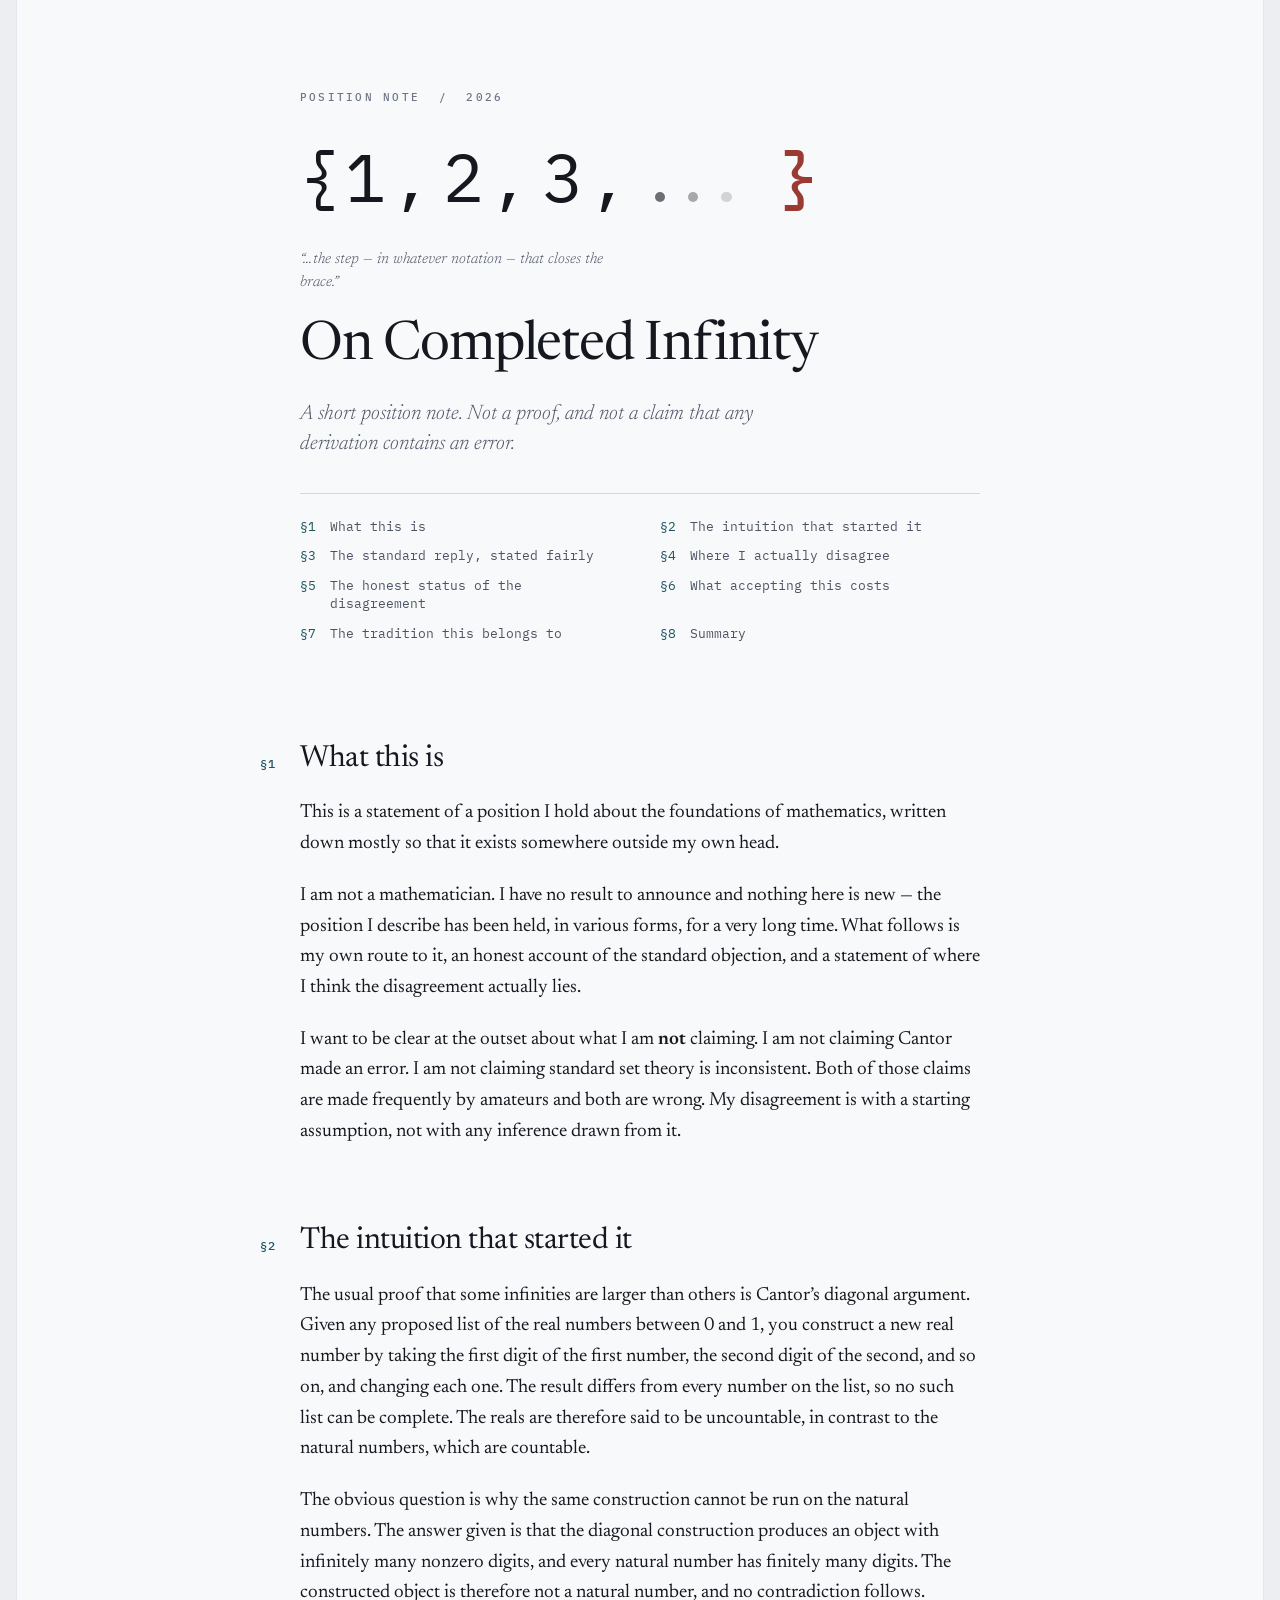
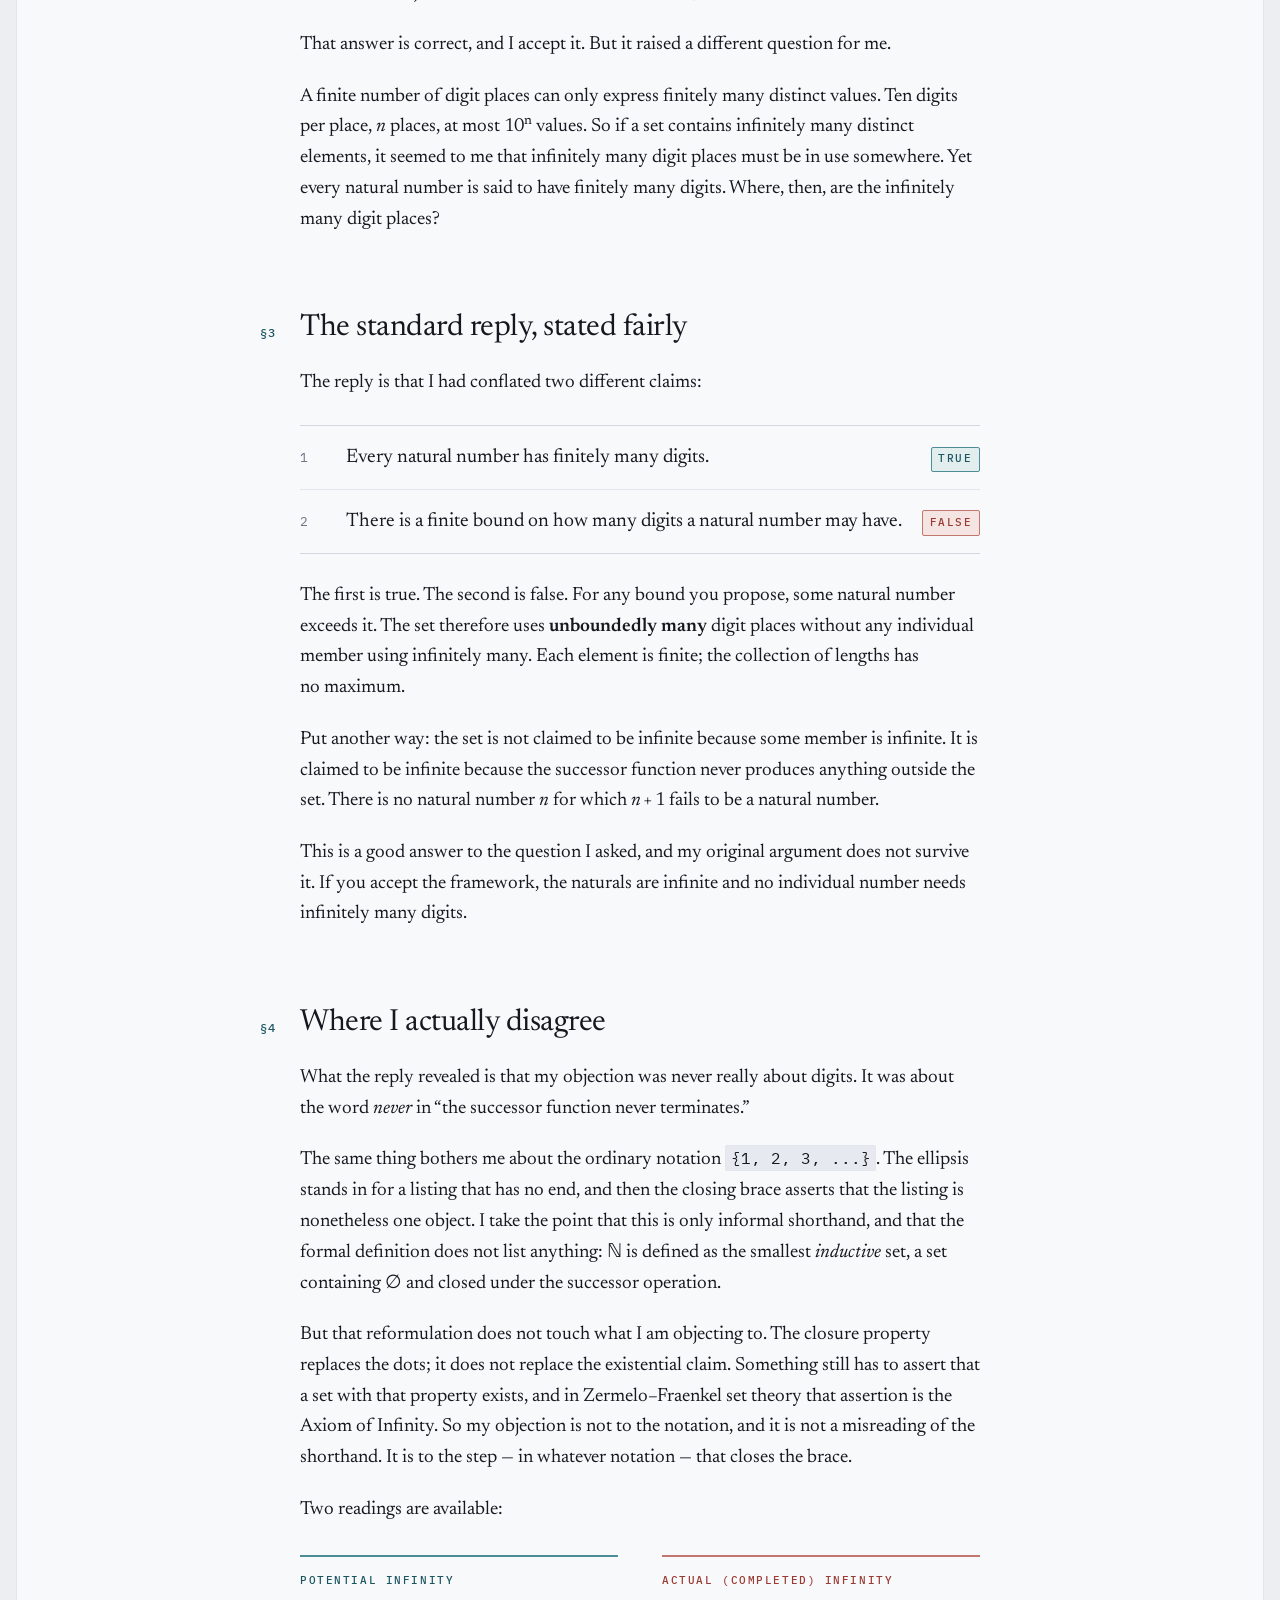
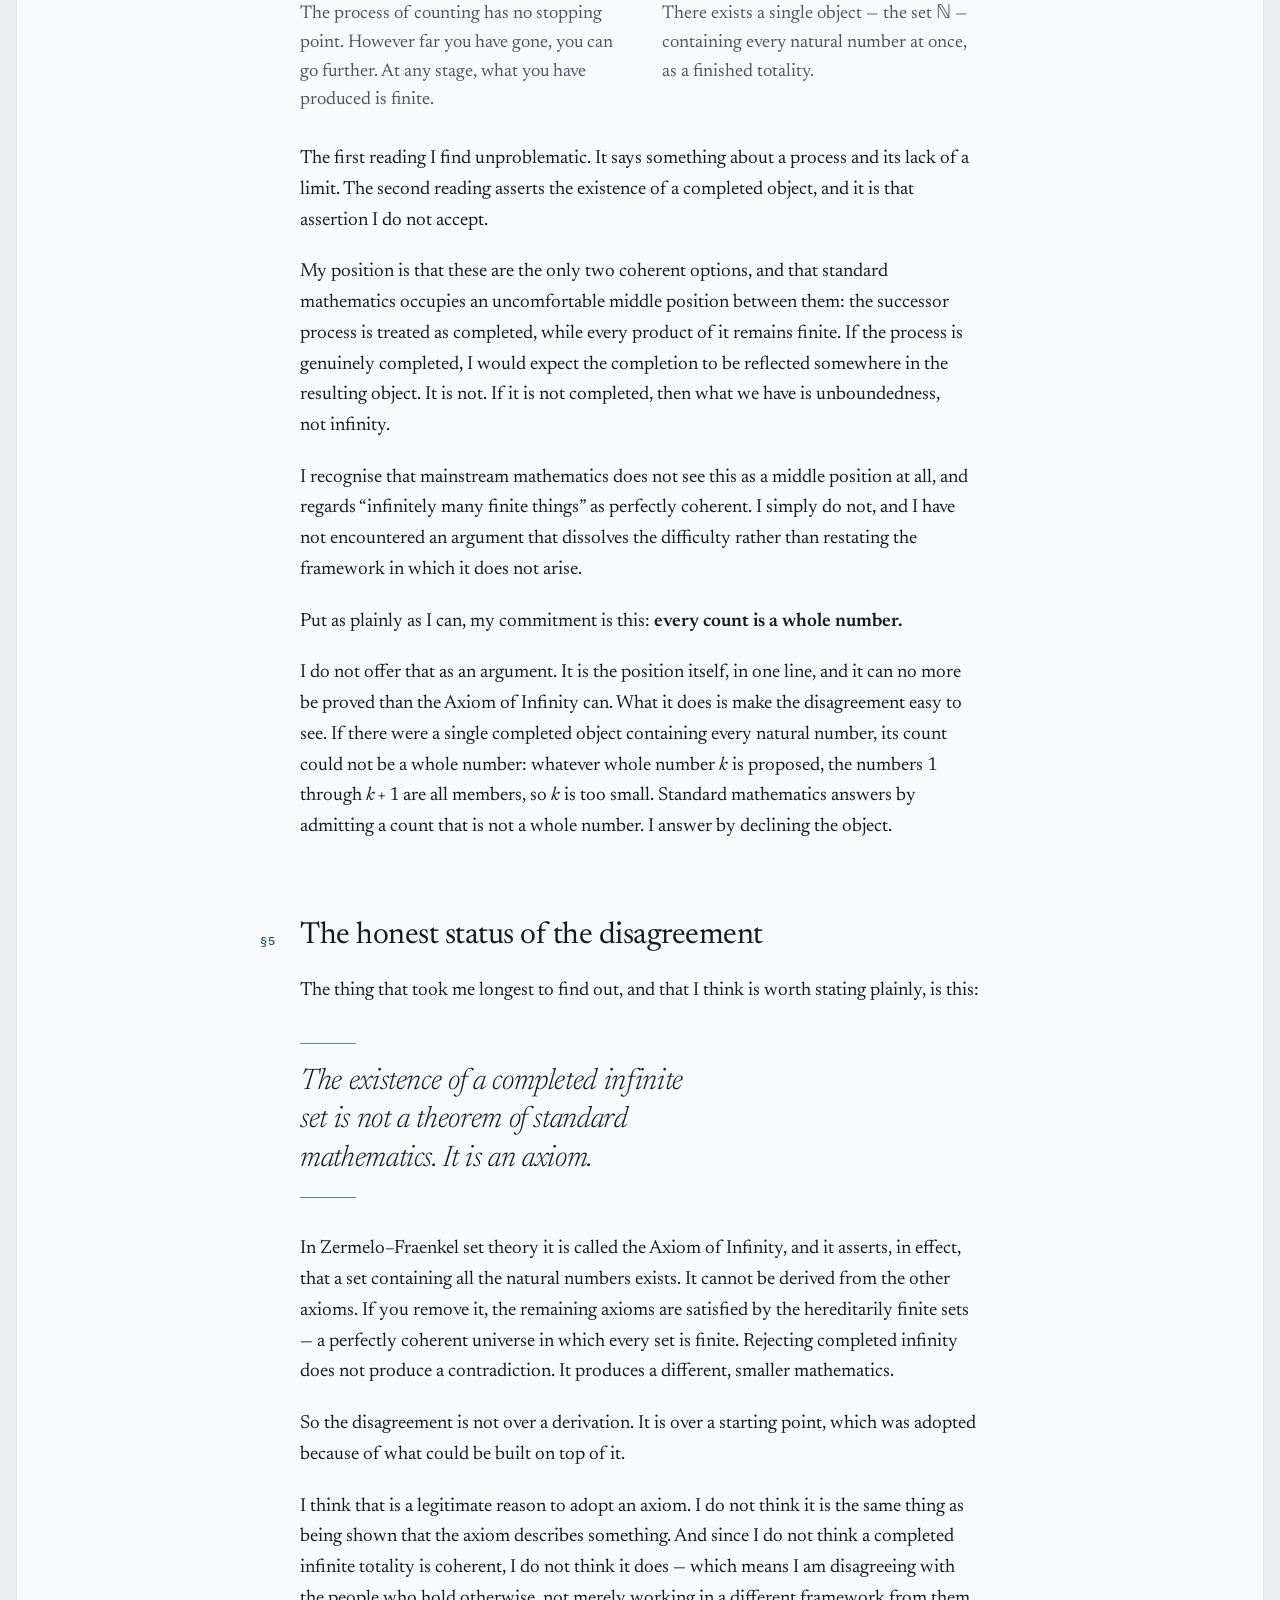
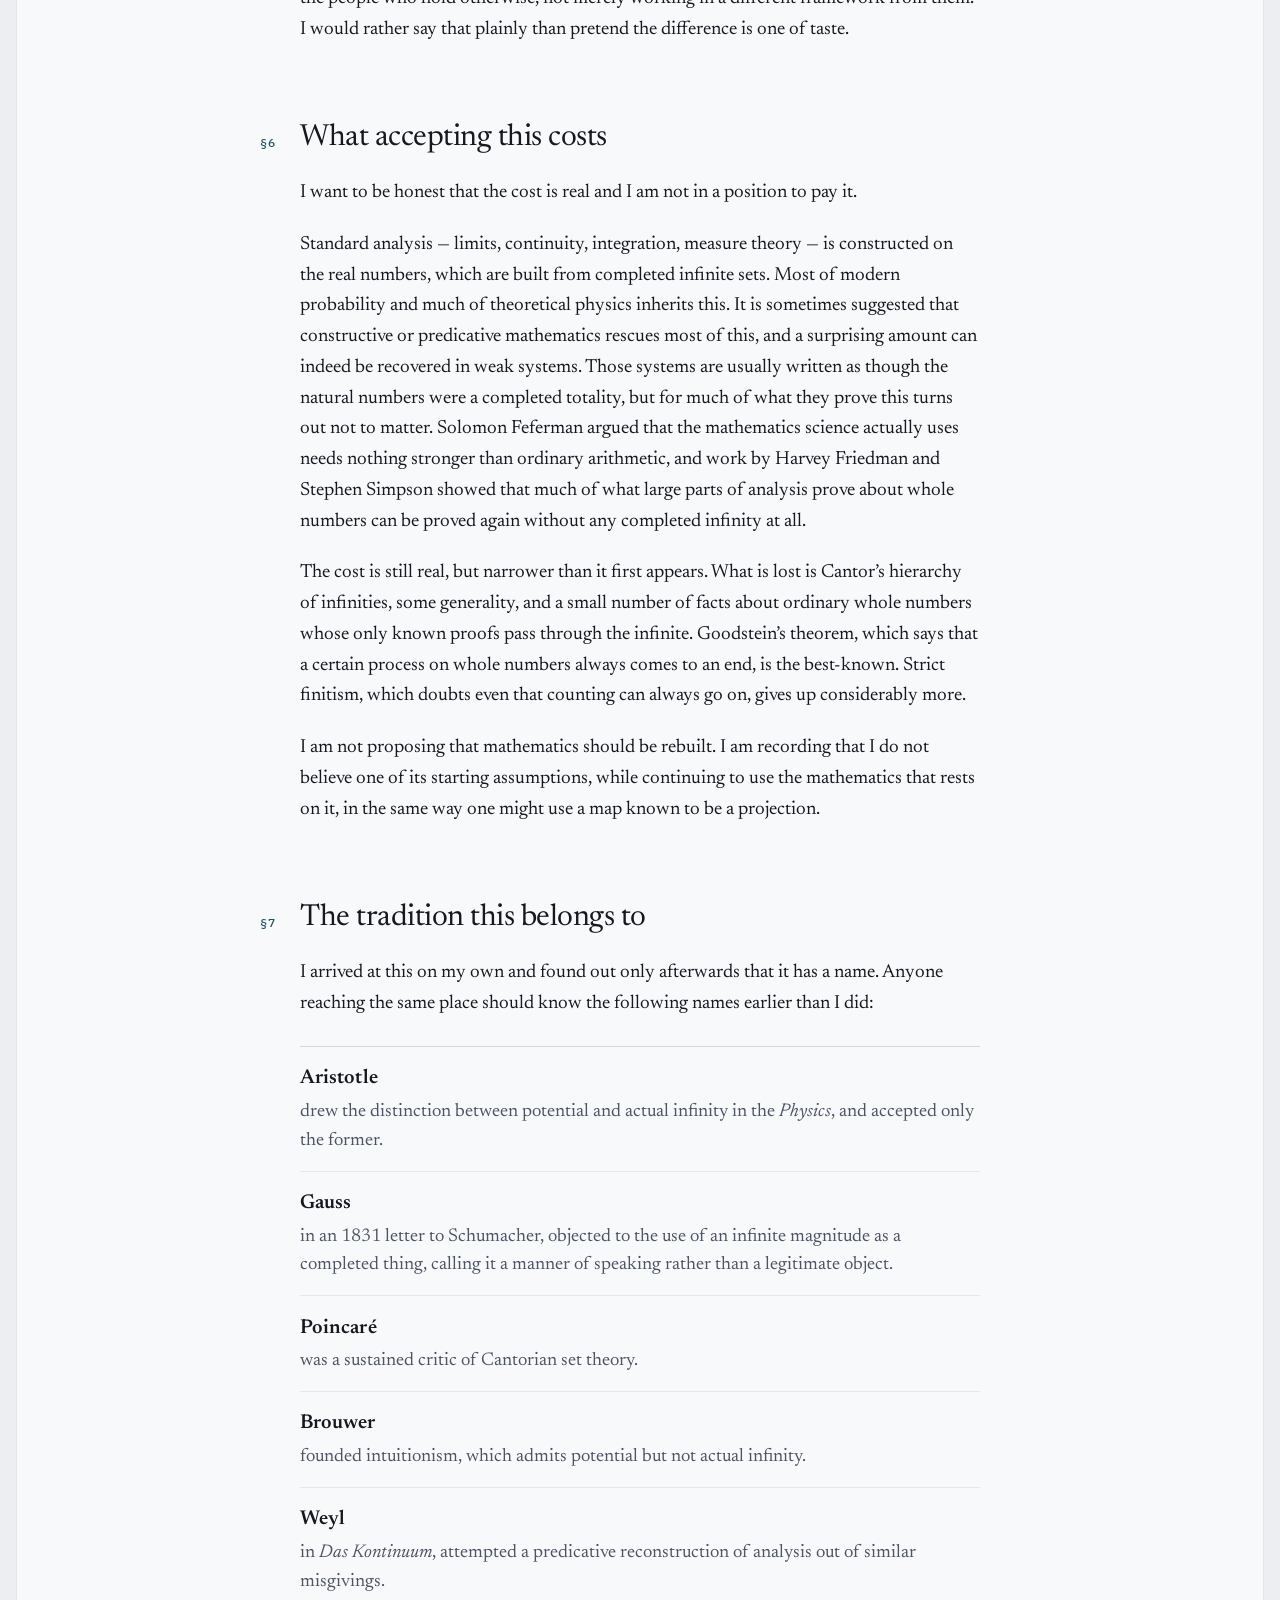
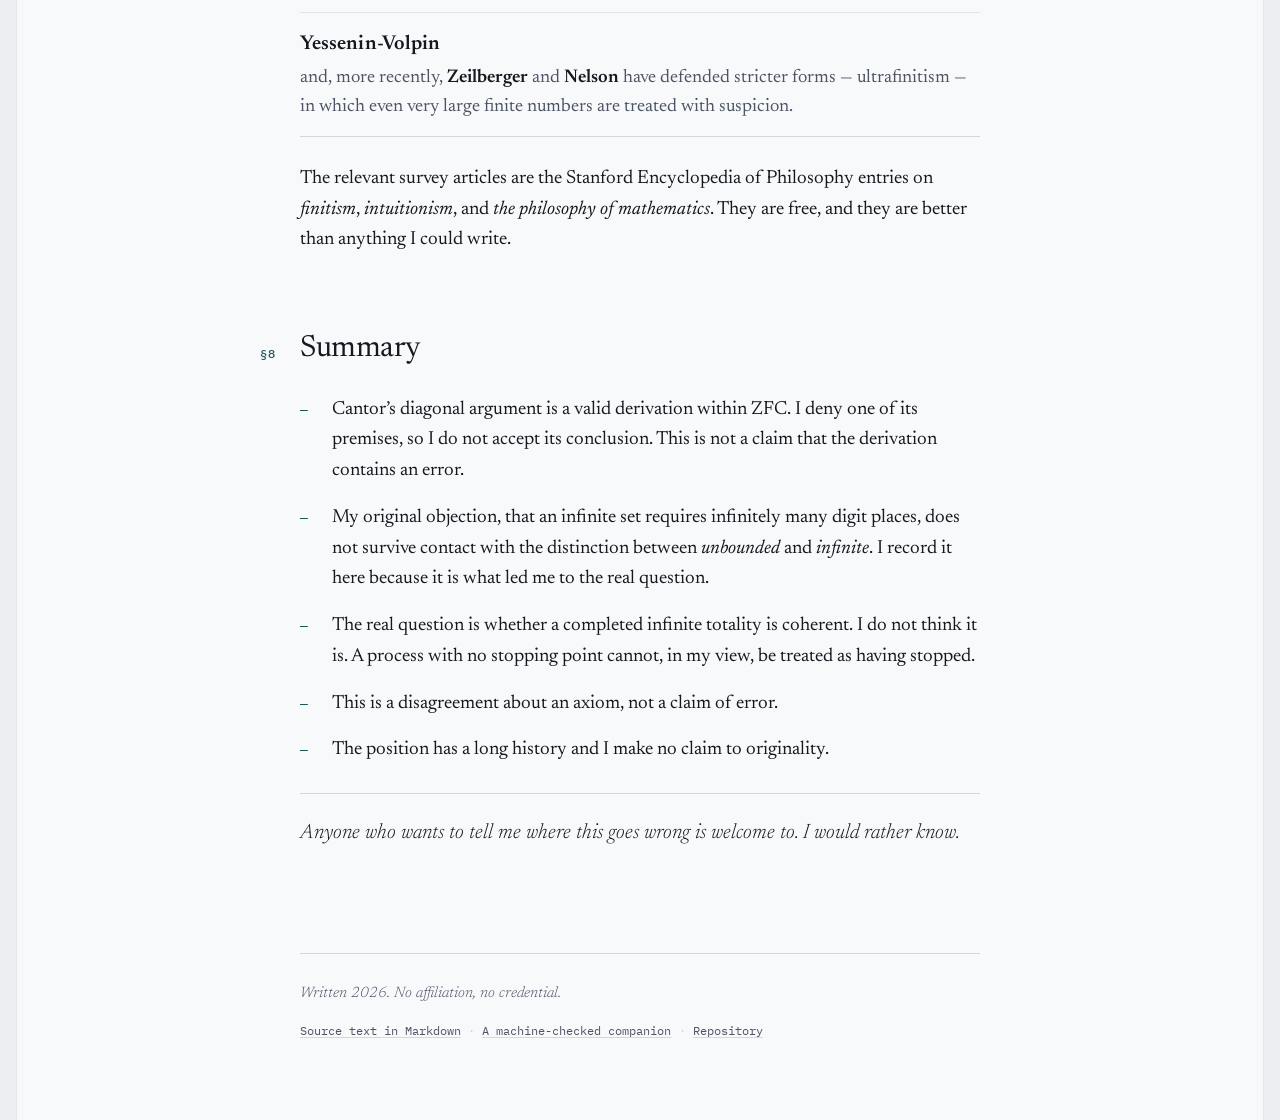
<file: index.html>
<!doctype html>
<html lang="en">
<head>
<meta charset="utf-8">
<meta name="viewport" content="width=device-width, initial-scale=1">
<title>On Completed Infinity</title>
<meta name="description" content="A short position note on potential versus actual infinity, the Axiom of Infinity, and the difference between disputing a premise and alleging an error.">
<meta name="author" content="ndg13b">
<meta property="og:type" content="article">
<meta property="og:title" content="On Completed Infinity">
<meta property="og:description" content="A short position note on potential versus actual infinity, the Axiom of Infinity, and the difference between disputing a premise and alleging an error.">
<link rel="icon" href="data:image/svg+xml,<svg xmlns='http://www.w3.org/2000/svg' viewBox='0 0 32 32'><text y='25' x='2' font-size='24' font-family='serif'>&#8734;</text></svg>">
<link rel="preconnect" href="https://fonts.googleapis.com">
<link rel="preconnect" href="https://fonts.gstatic.com" crossorigin>
<link rel="stylesheet" href="https://fonts.googleapis.com/css2?family=IBM+Plex+Mono:wght@400;500&family=Newsreader:ital,opsz,wght@0,6..72,200..700;1,6..72,200..600&display=swap">
<link rel="stylesheet" href="assets/style.css">
<style>
/* ---- the opening glyph ---- */
.glyph {
  font-family:var(--mono); font-weight:400;
  font-size:clamp(2.1rem,8.5vw,4.25rem);
  line-height:1.1; letter-spacing:.06em;
  color:var(--ink); white-space:nowrap;
  overflow-x:auto; overflow-y:hidden; scrollbar-width:none;
  padding-block:.15em;
}
.glyph::-webkit-scrollbar { display:none; }
.glyph > * { display:inline-block; }
.glyph .dot { margin-right:.34em; }
.glyph .dot i {
  display:inline-block; width:.15em; height:.15em;
  border-radius:50%; background:currentColor; vertical-align:baseline;
}
.glyph .dot--1 i { opacity:.62; }
.glyph .dot--2 i { opacity:.36; }
.glyph .dot--3 i { opacity:.17; }
.glyph .gap { width:.34em; }
.glyph .close { color:var(--dispute); font-weight:500; }
@media (prefers-reduced-motion: no-preference) {
  .glyph > * { animation:rise .55s cubic-bezier(.2,.75,.3,1) backwards; }
  .glyph .open   { animation-delay:.05s; }
  .glyph .terms  { animation-delay:.16s; }
  .glyph .dot--1 { animation-delay:.36s; }
  .glyph .dot--2 { animation-delay:.50s; }
  .glyph .dot--3 { animation-delay:.64s; }
  .glyph .close  { animation-delay:1.0s; animation-duration:.7s; }
}
@keyframes rise { from { opacity:0; transform:translateY(.3em); } to { opacity:1; transform:none; } }

/* ---- the two claims: one true, one false ---- */
.claims { margin:.35rem 0; padding:0; list-style:none;
  display:flex; flex-direction:column; gap:0;
  border-block:1px solid var(--rule); }
.claims li {
  display:grid; grid-template-columns:1.85rem minmax(0,1fr) auto;
  gap:0 1rem; align-items:baseline; padding:1.05rem 0;
}
.claims li + li { border-top:1px solid var(--rule-2); }
.claims .n { font-family:var(--mono); font-size:.8125rem; color:var(--ink-3); }
.claims .t { font-size:1.03em; line-height:1.5; }
@media (max-width:36rem) {
  .claims li { grid-template-columns:1.85rem minmax(0,1fr); }
  .claims .verdict { grid-column:2; justify-self:start; margin-top:.7rem; }
}

/* ---- the fork: two readings ---- */

.fork { display:grid; grid-template-columns:1fr; gap:2rem; margin:.5rem 0; }
@media (min-width:50rem) { .fork { grid-template-columns:1fr 1fr; gap:2.75rem; } }
.fork-side { display:flex; flex-direction:column; gap:.7rem; padding-top:.9rem; border-top:2px solid; }
.fork-side.is-accept { border-top-color:var(--accent-line); }
.fork-side.is-reject { border-top-color:var(--dispute-line); }
.fork-label {
  margin:0; font-family:var(--mono); font-size:.7rem; font-weight:500;
  letter-spacing:.14em; text-transform:uppercase;
}
.is-accept .fork-label { color:var(--accent); }
.is-reject .fork-label { color:var(--dispute); }
.fork-side p:not(.fork-label) { margin:0; font-size:.975em; line-height:1.55; color:var(--ink-2); }

/* ---- pull quote ---- */

.pull { margin:1rem 0; display:flex; flex-direction:column; gap:1.15rem; align-items:flex-start; }
.pull hr { width:3.5rem; height:1px; background:var(--accent-line); border:0; margin:0; }
.pull p {
  margin:0; max-width:24ch;
  font-size:clamp(1.35rem,3.6vw,1.85rem);
  font-weight:300; font-style:italic; line-height:1.3;
  letter-spacing:-.012em; color:var(--ink); text-wrap:balance;
}

/* ---- roster ---- */

.roster { margin:.35rem 0; padding:0; list-style:none;
  display:flex; flex-direction:column; border-top:1px solid var(--rule); }
.roster li { padding:.95rem 0; border-bottom:1px solid var(--rule-2); }
.roster li:last-child { border-bottom:1px solid var(--rule); }
.roster .who {
  display:block; font-size:1.06em; font-weight:600; letter-spacing:.004em; color:var(--ink);
}
.roster .who-inline { font-weight:600; color:var(--ink); }
.roster .what { display:block; margin-top:.2rem; font-size:.975em; line-height:1.55; color:var(--ink-2); }

/* ---- summary points ---- */
.points { margin:.35rem 0; padding:0; list-style:none; display:flex; flex-direction:column; gap:1rem; }
.points li { display:grid; grid-template-columns:1.25rem minmax(0,1fr); gap:.75rem; align-items:baseline; }
.points li::before { content:"—"; font-family:var(--mono); font-size:.8125rem; color:var(--accent); }
</style>
</head>
<body>
<div class="page">

  <header class="hero col">
    <p class="eyebrow">Position note &nbsp;/&nbsp; 2026</p>

    <div class="glyph" role="img" aria-label="Open brace, one, two, three, ellipsis, close brace">
      <span class="open" aria-hidden="true">{</span><span class="terms" aria-hidden="true">1,&#8202;2,&#8202;3,</span><span class="gap" aria-hidden="true"></span><span class="dot dot--1" aria-hidden="true"><i></i></span><span class="dot dot--2" aria-hidden="true"><i></i></span><span class="dot dot--3" aria-hidden="true"><i></i></span><span class="gap" aria-hidden="true"></span><span class="close" aria-hidden="true">}</span>
    </div>

    <p class="hero-note">&ldquo;&hellip;&#8202;the step &mdash; in whatever notation &mdash; that closes the brace.&rdquo;</p>

    <h1>On Completed Infinity</h1>
    <p class="dek">A short position note. Not a proof, and not a claim that any derivation contains an error.</p>

    <hr class="hero-rule">

    <ol class="contents">
      <li><a href="#s1"><span class="n">&sect;1</span> What this is</a></li>
      <li><a href="#s2"><span class="n">&sect;2</span> The intuition that started it</a></li>
      <li><a href="#s3"><span class="n">&sect;3</span> The standard reply, stated fairly</a></li>
      <li><a href="#s4"><span class="n">&sect;4</span> Where I actually disagree</a></li>
      <li><a href="#s5"><span class="n">&sect;5</span> The honest status of the disagreement</a></li>
      <li><a href="#s6"><span class="n">&sect;6</span> What accepting this costs</a></li>
      <li><a href="#s7"><span class="n">&sect;7</span> The tradition this belongs to</a></li>
      <li><a href="#s8"><span class="n">&sect;8</span> Summary</a></li>
    </ol>
  </header>

  <main class="article col">

    <section class="sec" id="s1">
      <p class="sec-num">&sect;1</p>
      <div class="sec-body">
        <h2>What this is</h2>
        <p>This is a statement of a position I hold about the foundations of mathematics, written down mostly so that it exists somewhere outside my own head.</p>
        <p>I am not a mathematician. I have no result to announce and nothing here is new &mdash; the position I describe has been held, in various forms, for a very long time. What follows is my own route to it, an honest account of the standard objection, and a statement of where I think the disagreement actually lies.</p>
        <p>I want to be clear at the outset about what I am <strong>not</strong> claiming. I am not claiming Cantor made an error. I am not claiming standard set theory is inconsistent. Both of those claims are made frequently by amateurs and both are wrong. My disagreement is with a starting assumption, not with any inference drawn from it.</p>
      </div>
    </section>

    <section class="sec" id="s2">
      <p class="sec-num">&sect;2</p>
      <div class="sec-body">
        <h2>The intuition that started it</h2>
        <p>The usual proof that some infinities are larger than others is Cantor&rsquo;s diagonal argument. Given any proposed list of the real numbers between 0 and 1, you construct a new real number by taking the first digit of the first number, the second digit of the second, and so on, and changing each one. The result differs from every number on the list, so no such list can be complete. The reals are therefore said to be uncountable, in contrast to the natural numbers, which are countable.</p>
        <p>The obvious question is why the same construction cannot be run on the natural numbers. The answer given is that the diagonal construction produces an object with infinitely many nonzero digits, and every natural number has finitely many digits. The constructed object is therefore not a natural number, and no contradiction follows.</p>
        <p>That answer is correct, and I accept it. But it raised a different question for me.</p>
        <p>A finite number of digit places can only express finitely many distinct values. Ten digits per place, <em>n</em> places, at most 10<sup>n</sup> values. So if a set contains infinitely many distinct elements, it seemed to me that infinitely many digit places must be in use somewhere. Yet every natural number is said to have finitely many digits. Where, then, are the infinitely many digit places?</p>
      </div>
    </section>

    <section class="sec" id="s3">
      <p class="sec-num">&sect;3</p>
      <div class="sec-body">
        <h2>The standard reply, stated fairly</h2>
        <p>The reply is that I had conflated two different claims:</p>
        <ol class="claims">
          <li>
            <span class="n">1</span>
            <span class="t">Every natural number has finitely many digits.</span>
            <span class="verdict is-true">true</span>
          </li>
          <li>
            <span class="n">2</span>
            <span class="t">There is a finite bound on how many digits a natural number may have.</span>
            <span class="verdict is-false">false</span>
          </li>
        </ol>
        <p>The first is true. The second is false. For any bound you propose, some natural number exceeds it. The set therefore uses <strong>unboundedly many</strong> digit places without any individual member using infinitely many. Each element is finite; the collection of lengths has no maximum.</p>
        <p>Put another way: the set is not claimed to be infinite because some member is infinite. It is claimed to be infinite because the successor function never produces anything outside the set. There is no natural number <em>n</em> for which <em>n</em>&#8239;+&#8239;1 fails to be a natural number.</p>
        <p>This is a good answer to the question I asked, and my original argument does not survive it. If you accept the framework, the naturals are infinite and no individual number needs infinitely many digits.</p>
      </div>
    </section>

    <section class="sec" id="s4">
      <p class="sec-num">&sect;4</p>
      <div class="sec-body">
        <h2>Where I actually disagree</h2>
        <p>What the reply revealed is that my objection was never really about digits. It was about the word <em>never</em> in &ldquo;the successor function never terminates.&rdquo;</p>
        <p>The same thing bothers me about the ordinary notation <code>{1, 2, 3, ...}</code>. The ellipsis stands in for a listing that has no end, and then the closing brace asserts that the listing is nonetheless one object. I take the point that this is only informal shorthand, and that the formal definition does not list anything: &#8469; is defined as the smallest <em>inductive</em> set, a set containing &empty; and closed under the successor operation.</p>
        <p>But that reformulation does not touch what I am objecting to. The closure property replaces the dots; it does not replace the existential claim. Something still has to assert that a set with that property exists, and in Zermelo&ndash;Fraenkel set theory that assertion is the Axiom of Infinity. So my objection is not to the notation, and it is not a misreading of the shorthand. It is to the step &mdash; in whatever notation &mdash; that closes the brace.</p>
        <p>Two readings are available:</p>
        <div class="fork">
          <div class="fork-side is-accept">
            <p class="fork-label">Potential infinity</p>
            <p>The process of counting has no stopping point. However far you have gone, you can go further. At any stage, what you have produced is finite.</p>
          </div>
          <div class="fork-side is-reject">
            <p class="fork-label">Actual (completed) infinity</p>
            <p>There exists a single object &mdash; the set &#8469; &mdash; containing every natural number at once, as a finished totality.</p>
          </div>
        </div>
        <p>The first reading I find unproblematic. It says something about a process and its lack of a limit. The second reading asserts the existence of a completed object, and it is that assertion I do not accept.</p>
        <p>My position is that these are the only two coherent options, and that standard mathematics occupies an uncomfortable middle position between them: the successor process is treated as completed, while every product of it remains finite. If the process is genuinely completed, I would expect the completion to be reflected somewhere in the resulting object. It is not. If it is not completed, then what we have is unboundedness, not infinity.</p>
        <p>I recognise that mainstream mathematics does not see this as a middle position at all, and regards &ldquo;infinitely many finite things&rdquo; as perfectly coherent. I simply do not, and I have not encountered an argument that dissolves the difficulty rather than restating the framework in which it does not arise.</p>
        <p>Put as plainly as I can, my commitment is this: <strong>every count is a whole number.</strong></p>
        <p>I do not offer that as an argument. It is the position itself, in one line, and it can no more be proved than the Axiom of Infinity can. What it does is make the disagreement easy to see. If there were a single completed object containing every natural number, its count could not be a whole number: whatever whole number <em>k</em> is proposed, the numbers 1 through <em>k</em>&#8239;+&#8239;1 are all members, so <em>k</em> is too small. Standard mathematics answers by admitting a count that is not a whole number. I answer by declining the object.</p>
      </div>
    </section>

    <section class="sec" id="s5">
      <p class="sec-num">&sect;5</p>
      <div class="sec-body">
        <h2>The honest status of the disagreement</h2>
        <p>The thing that took me longest to find out, and that I think is worth stating plainly, is this:</p>
        <blockquote class="pull">
          <hr>
          <p>The existence of a completed infinite set is not a theorem of standard mathematics. It is an axiom.</p>
          <hr>
        </blockquote>
        <p>In Zermelo&ndash;Fraenkel set theory it is called the Axiom of Infinity, and it asserts, in effect, that a set containing all the natural numbers exists. It cannot be derived from the other axioms. If you remove it, the remaining axioms are satisfied by the hereditarily finite sets &mdash; a perfectly coherent universe in which every set is finite. Rejecting completed infinity does not produce a contradiction. It produces a different, smaller mathematics.</p>
        <p>So the disagreement is not over a derivation. It is over a starting point, which was adopted because of what could be built on top of it.</p>
        <p>I think that is a legitimate reason to adopt an axiom. I do not think it is the same thing as being shown that the axiom describes something. And since I do not think a completed infinite totality is coherent, I do not think it does &mdash; which means I am disagreeing with the people who hold otherwise, not merely working in a different framework from them. I would rather say that plainly than pretend the difference is one of taste.</p>
      </div>
    </section>

    <section class="sec" id="s6">
      <p class="sec-num">&sect;6</p>
      <div class="sec-body">
        <h2>What accepting this costs</h2>
        <p>I want to be honest that the cost is real and I am not in a position to pay it.</p>
        <p>Standard analysis &mdash; limits, continuity, integration, measure theory &mdash; is constructed on the real numbers, which are built from completed infinite sets. Most of modern probability and much of theoretical physics inherits this. It is sometimes suggested that constructive or predicative mathematics rescues most of this, and a surprising amount can indeed be recovered in weak systems. Those systems are usually written as though the natural numbers were a completed totality, but for much of what they prove this turns out not to matter. Solomon Feferman argued that the mathematics science actually uses needs nothing stronger than ordinary arithmetic, and work by Harvey Friedman and Stephen Simpson showed that much of what large parts of analysis prove about whole numbers can be proved again without any completed infinity at all.</p>
        <p>The cost is still real, but narrower than it first appears. What is lost is Cantor&rsquo;s hierarchy of infinities, some generality, and a small number of facts about ordinary whole numbers whose only known proofs pass through the infinite. Goodstein&rsquo;s theorem, which says that a certain process on whole numbers always comes to an end, is the best-known. Strict finitism, which doubts even that counting can always go on, gives up considerably more.</p>
        <p>I am not proposing that mathematics should be rebuilt. I am recording that I do not believe one of its starting assumptions, while continuing to use the mathematics that rests on it, in the same way one might use a map known to be a projection.</p>
      </div>
    </section>

    <section class="sec" id="s7">
      <p class="sec-num">&sect;7</p>
      <div class="sec-body">
        <h2>The tradition this belongs to</h2>
        <p>I arrived at this on my own and found out only afterwards that it has a name. Anyone reaching the same place should know the following names earlier than I did:</p>
        <ul class="roster">
          <li>
            <span class="who">Aristotle</span>
            <span class="what">drew the distinction between potential and actual infinity in the <cite>Physics</cite>, and accepted only the former.</span>
          </li>
          <li>
            <span class="who">Gauss</span>
            <span class="what">in an 1831 letter to Schumacher, objected to the use of an infinite magnitude as a completed thing, calling it a manner of speaking rather than a legitimate object.</span>
          </li>
          <li>
            <span class="who">Poincar&eacute;</span>
            <span class="what">was a sustained critic of Cantorian set theory.</span>
          </li>
          <li>
            <span class="who">Brouwer</span>
            <span class="what">founded intuitionism, which admits potential but not actual infinity.</span>
          </li>
          <li>
            <span class="who">Weyl</span>
            <span class="what">in <cite>Das Kontinuum</cite>, attempted a predicative reconstruction of analysis out of similar misgivings.</span>
          </li>
          <li>
            <span class="who">Yessenin-Volpin</span>
            <span class="what">and, more recently, <b class="who-inline">Zeilberger</b> and <b class="who-inline">Nelson</b> have defended stricter forms &mdash; ultrafinitism &mdash; in which even very large finite numbers are treated with suspicion.</span>
          </li>
        </ul>
        <p>The relevant survey articles are the Stanford Encyclopedia of Philosophy entries on <em>finitism</em>, <em>intuitionism</em>, and <em>the philosophy of mathematics</em>. They are free, and they are better than anything I could write.</p>
      </div>
    </section>

    <section class="sec" id="s8">
      <p class="sec-num">&sect;8</p>
      <div class="sec-body">
        <h2>Summary</h2>
        <ul class="points">
          <li><span>Cantor&rsquo;s diagonal argument is a valid derivation within ZFC. I deny one of its premises, so I do not accept its conclusion. This is not a claim that the derivation contains an error.</span></li>
          <li><span>My original objection, that an infinite set requires infinitely many digit places, does not survive contact with the distinction between <em>unbounded</em> and <em>infinite</em>. I record it here because it is what led me to the real question.</span></li>
          <li><span>The real question is whether a completed infinite totality is coherent. I do not think it is. A process with no stopping point cannot, in my view, be treated as having stopped.</span></li>
          <li><span>This is a disagreement about an axiom, not a claim of error.</span></li>
          <li><span>The position has a long history and I make no claim to originality.</span></li>
        </ul>
        <p class="coda">Anyone who wants to tell me where this goes wrong is welcome to. I would rather know.</p>
      </div>
    </section>

  </main>

  <footer class="foot col">
    <p class="said">Written 2026. No affiliation, no credential.</p>
    <p class="links">
      <a href="https://github.com/ndg13b/Infinity/blob/main/on-completed-infinity.md">Source text in Markdown</a><span class="sep">&middot;</span><a href="formal.html">A machine-checked companion</a><span class="sep">&middot;</span><a href="https://github.com/ndg13b/Infinity">Repository</a>
    </p>
  </footer>

</div>
</body>
</html>
</file>
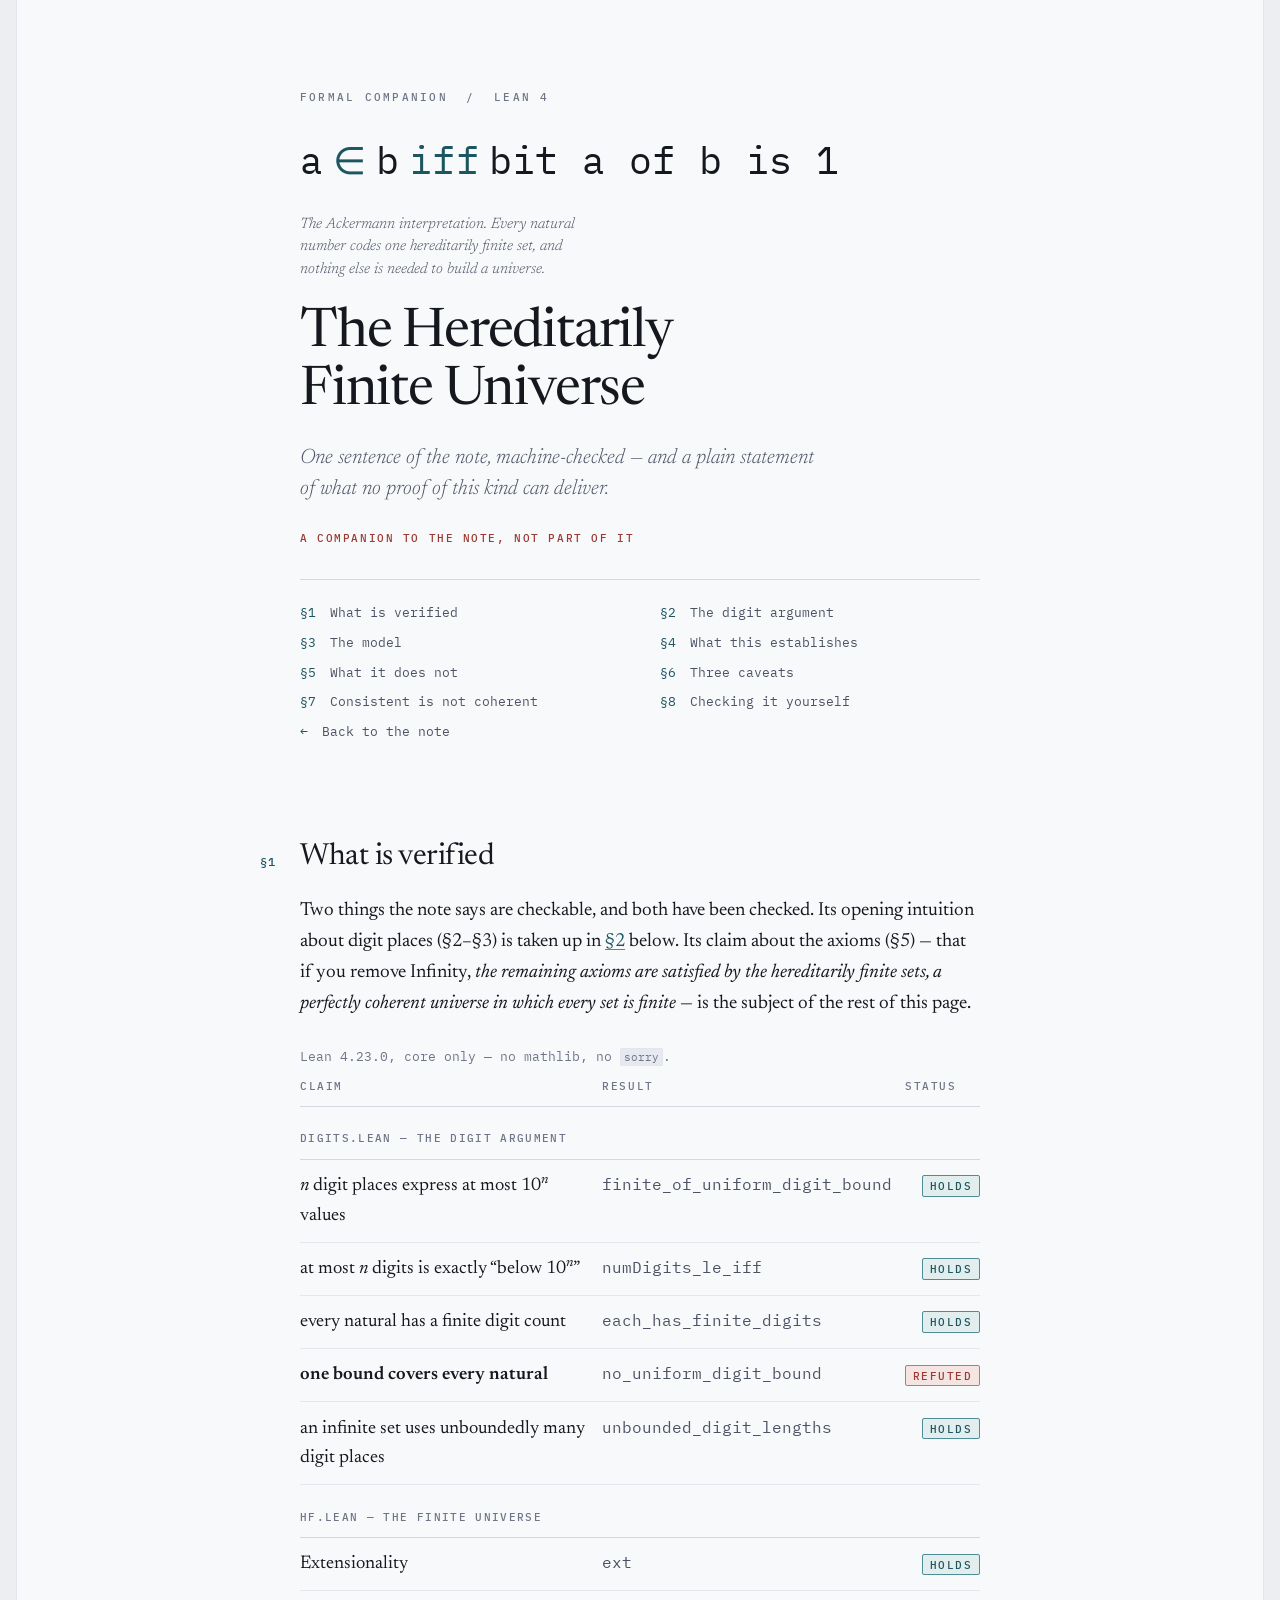
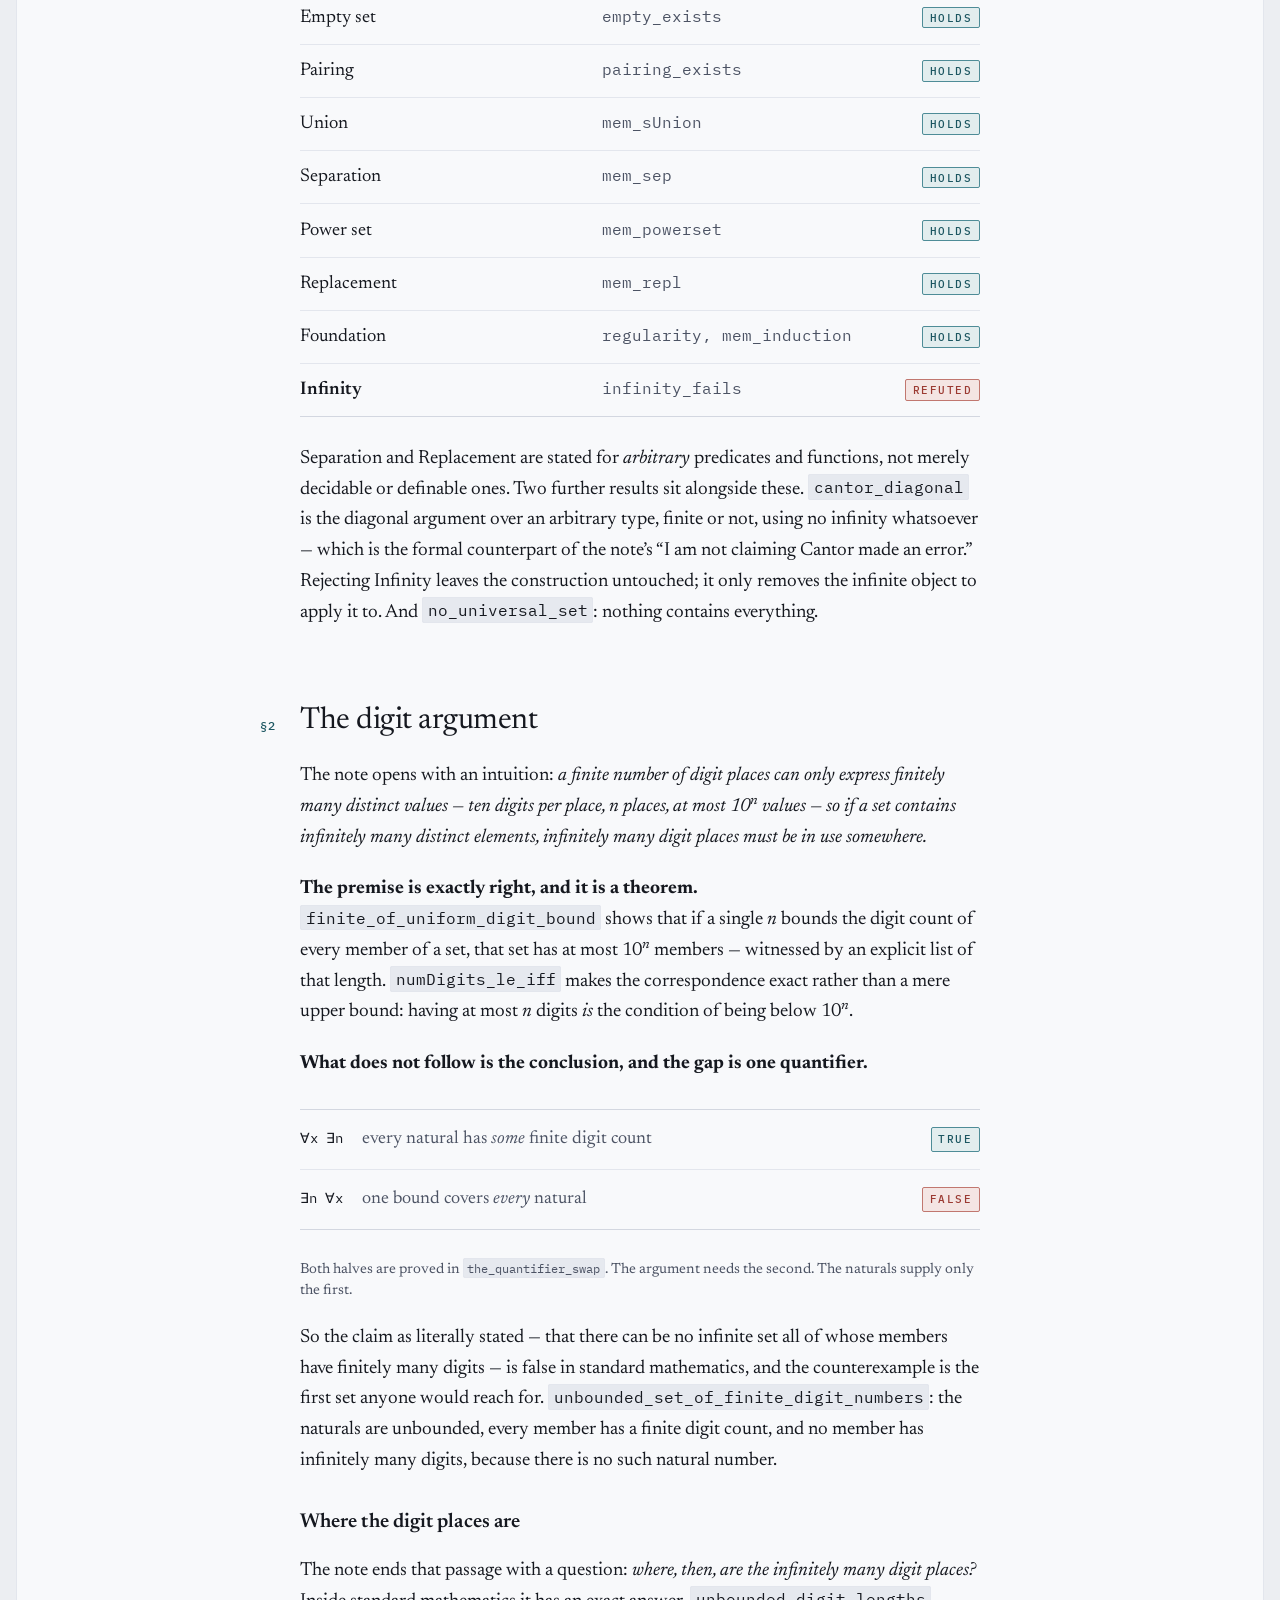
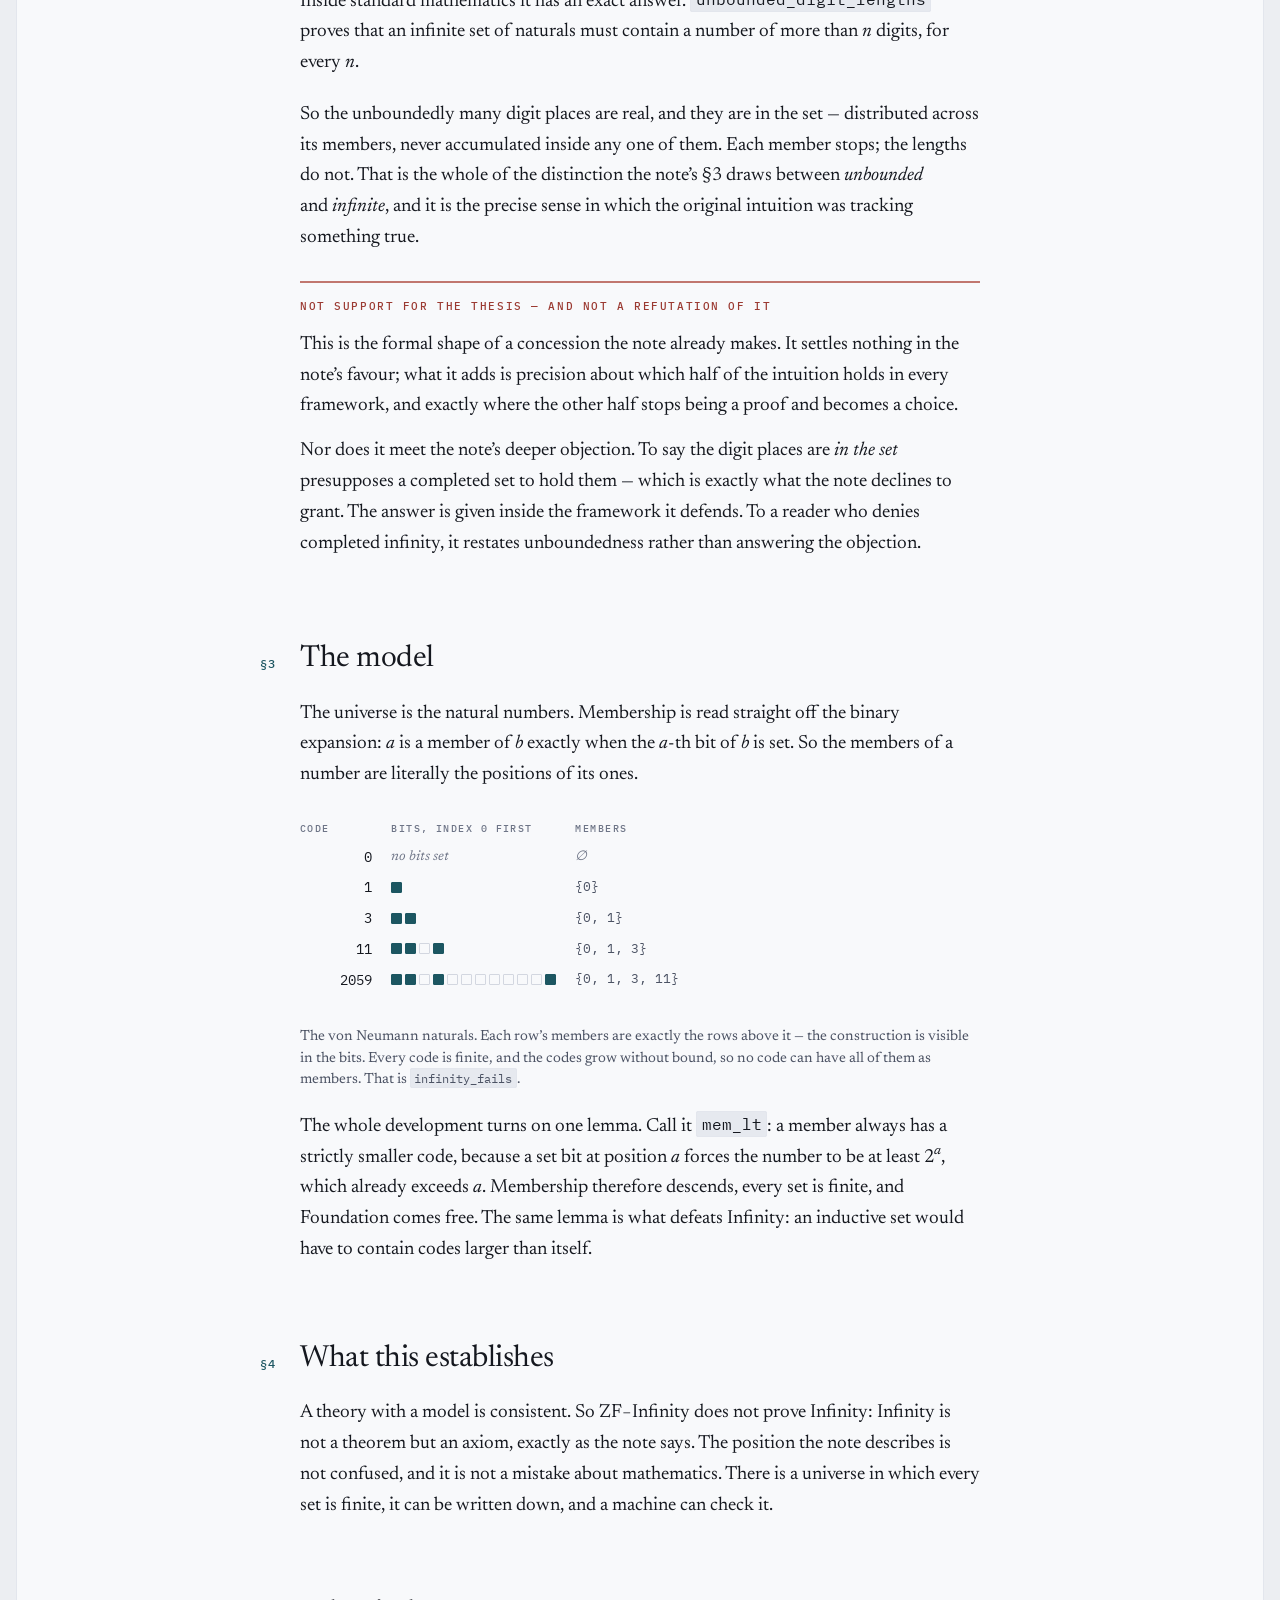
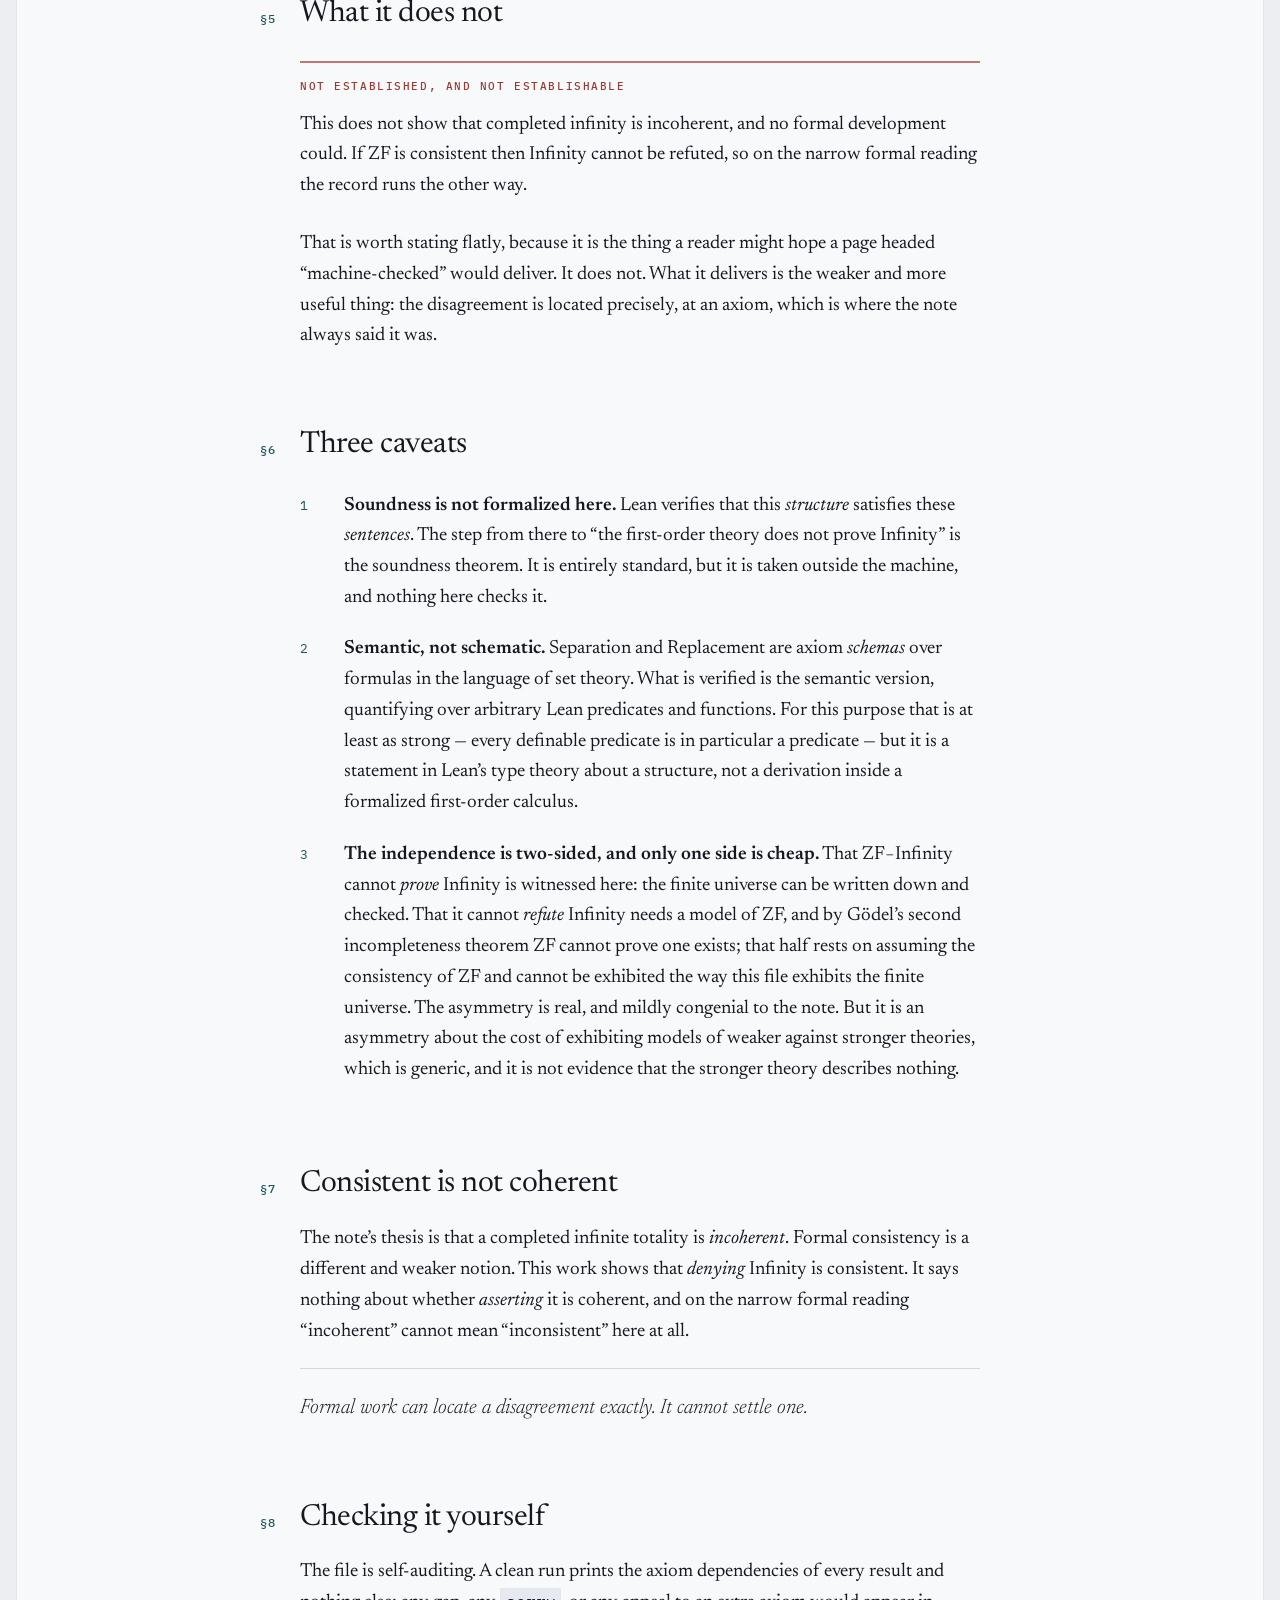
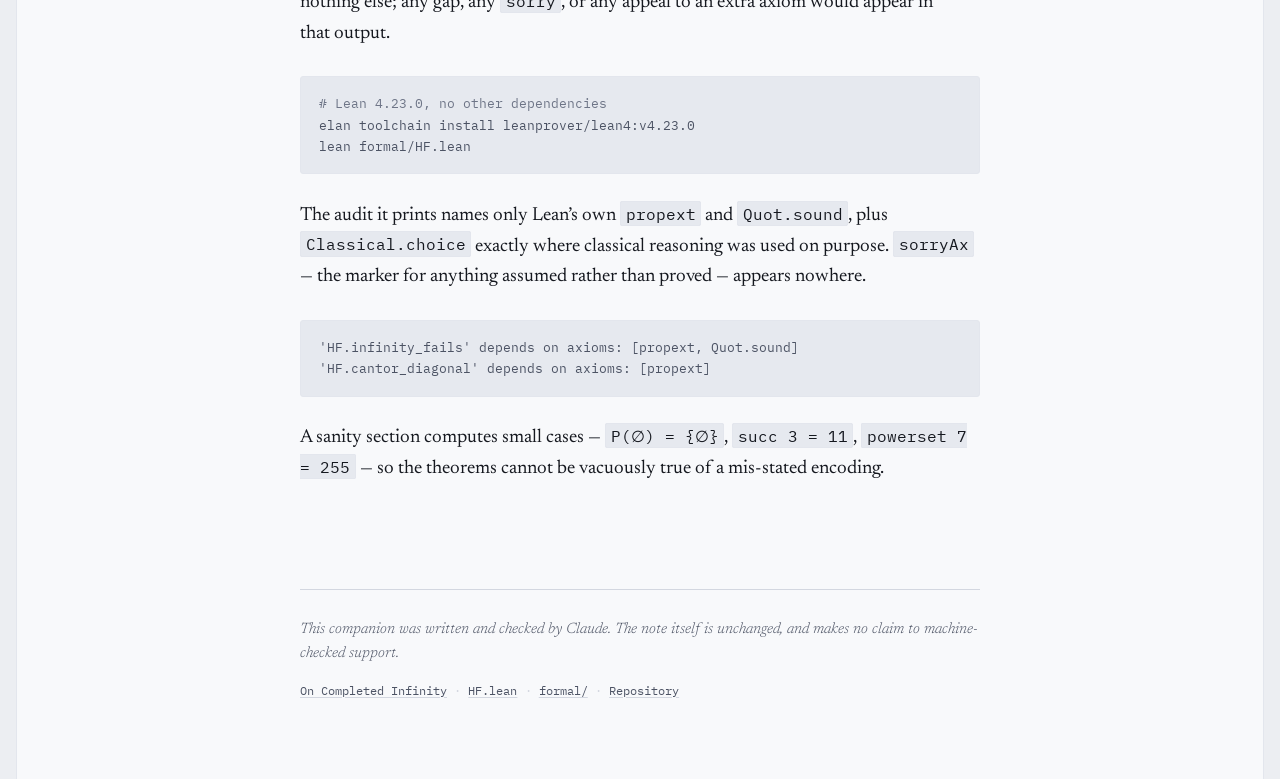
<file: formal.html>
<!doctype html>
<html lang="en">
<head>
<meta charset="utf-8">
<meta name="viewport" content="width=device-width, initial-scale=1">
<title>The Hereditarily Finite Universe</title>
<meta name="description" content="A machine-checked companion to On Completed Infinity: the hereditarily finite sets satisfy the other ZF axioms and refute Infinity, verified in Lean 4 — with a plain statement of what no proof of this kind can deliver.">
<meta property="og:type" content="article">
<meta property="og:title" content="The Hereditarily Finite Universe">
<meta property="og:description" content="A machine-checked companion to On Completed Infinity, and a plain statement of its limits.">
<link rel="icon" href="data:image/svg+xml,<svg xmlns='http://www.w3.org/2000/svg' viewBox='0 0 32 32'><text y='25' x='2' font-size='24' font-family='serif'>&#8707;</text></svg>">
<link rel="preconnect" href="https://fonts.googleapis.com">
<link rel="preconnect" href="https://fonts.gstatic.com" crossorigin>
<link rel="stylesheet" href="https://fonts.googleapis.com/css2?family=IBM+Plex+Mono:wght@400;500&family=Newsreader:ital,opsz,wght@0,6..72,200..700;1,6..72,200..600&display=swap">
<link rel="stylesheet" href="assets/style.css">
<style>
/* ---- the defining line ---- */
.axiom-line {
  font-family:var(--mono); font-weight:400;
  font-size:clamp(1.3rem,4.6vw,2.4rem);
  line-height:1.25; letter-spacing:.01em; color:var(--ink);
  margin:0; overflow-x:auto; scrollbar-width:none; padding-block:.15em;
}
.axiom-line::-webkit-scrollbar { display:none; }
.axiom-line .op { color:var(--accent); padding-inline:.25em; }

.provenance {
  margin:0; font-family:var(--mono); font-size:.7rem; font-weight:500;
  letter-spacing:.14em; text-transform:uppercase; color:var(--dispute);
}

.sec h3 { margin:.7rem 0 0; font-weight:600; font-size:1.06em;
  letter-spacing:.004em; color:var(--ink); line-height:1.3; }

/* ---- the quantifier swap ---- */
.swap { margin:.5rem 0; padding:0; list-style:none; display:flex; flex-direction:column;
  border-block:1px solid var(--rule); }
.swap li { display:grid; grid-template-columns:minmax(0,auto) minmax(0,1fr) auto;
  gap:.3rem 1.2rem; align-items:baseline; padding:1rem 0; }
.swap li + li { border-top:1px solid var(--rule-2); }
.swap .q { font-family:var(--mono); font-size:.9rem; color:var(--ink); white-space:nowrap; }
.swap .d { font-size:.95em; line-height:1.5; color:var(--ink-2); }
@media (max-width:40rem) {
  .swap li { grid-template-columns:minmax(0,1fr); }
  .swap .verdict { justify-self:start; margin-top:.5rem; }
}

/* ---- results table ---- */
.results { width:100%; border-collapse:collapse; margin:.35rem 0; font-size:.97em; }
.results caption { text-align:left; font-size:.8125rem; font-family:var(--mono);
  color:var(--ink-3); padding-bottom:.6rem; }
.results th, .results td { text-align:left; padding:.7rem .8rem .7rem 0;
  border-bottom:1px solid var(--rule-2); vertical-align:baseline; }
.results thead th { font-family:var(--mono); font-size:.7rem; font-weight:500;
  letter-spacing:.14em; text-transform:uppercase; color:var(--ink-3);
  border-bottom:1px solid var(--rule); padding-top:0; }
.results tr.grp td { font-family:var(--mono); font-size:.7rem; font-weight:500;
  letter-spacing:.12em; text-transform:uppercase; color:var(--ink-3);
  padding-top:1.4rem; border-bottom:1px solid var(--rule); }
.results tbody tr:last-child td { border-bottom:1px solid var(--rule); }
.results td.name { font-family:var(--mono); font-size:.85em; color:var(--ink-2); }
.results td.st { padding-right:0; text-align:right; white-space:nowrap; }
.results tr.refuted td:first-child { font-weight:600; }
.table-wrap { overflow-x:auto; }

@media (max-width:40rem) {
  .results { font-size:.9em; }
  .results th, .results td { padding-right:.55rem; }
  .results td.name { font-size:.76em; overflow-wrap:anywhere; }
}

/* ---- the Rosetta rows: codes, bits, members ---- */
.rosetta-wrap { overflow-x:auto; scrollbar-width:thin; padding-bottom:.4rem; margin:.5rem 0; }
.rosetta { display:grid; grid-template-columns:4.5rem max-content max-content;
  gap:.55rem 1.2rem; align-items:center; width:max-content; }
.rz-row { display:contents; }
.rz-head { font-family:var(--mono); font-size:.65rem; font-weight:500;
  letter-spacing:.14em; text-transform:uppercase; color:var(--ink-3); }
.rz-n { font-family:var(--mono); font-size:.85rem; color:var(--ink);
  text-align:right; font-variant-numeric:tabular-nums; }
.rz-bits { display:flex; gap:3px; }
.rz-bits i { display:block; width:11px; height:11px; border-radius:1px;
  border:1px solid var(--rule); background:transparent; }
.rz-bits i.on { background:var(--accent); border-color:var(--accent); }
.rz-set { font-family:var(--mono); font-size:.8rem; color:var(--ink-2);
  font-variant-numeric:tabular-nums; }
.rz-none { color:var(--ink-3); font-style:italic; font-family:var(--serif); font-size:.85rem; }
.figcap { margin:.2rem 0 0; font-size:.9rem; line-height:1.5; color:var(--ink-2); }

/* ---- limits panel: brick, matching the note's rejection colour ---- */
.limits { padding-top:.9rem; border-top:2px solid var(--dispute-line);
  display:flex; flex-direction:column; gap:.9rem; margin:.4rem 0; }
.limits .lab { margin:0; font-family:var(--mono); font-size:.7rem; font-weight:500;
  letter-spacing:.14em; text-transform:uppercase; color:var(--dispute); }
.limits p { margin:0; }

/* ---- numbered caveats ---- */
.caveats { margin:.35rem 0; padding:0; list-style:none;
  display:flex; flex-direction:column; gap:1.3rem; counter-reset:cav; }
.caveats li { display:grid; grid-template-columns:1.9rem minmax(0,1fr); gap:.85rem;
  align-items:baseline; counter-increment:cav; }
.caveats li::before { content:counter(cav); font-family:var(--mono); font-size:.8125rem;
  color:var(--accent); font-variant-numeric:tabular-nums; }
.caveats b { font-weight:600; }

/* ---- code ---- */
pre { margin:.35rem 0; padding:1rem 1.1rem; background:var(--sunk);
  border:1px solid var(--rule-2); border-radius:3px; overflow-x:auto;
  font-family:var(--mono); font-size:.8125rem; line-height:1.65; color:var(--ink-2); }
pre code { background:none; border:0; padding:0; font-size:inherit; }
pre .c { color:var(--ink-3); }
pre .k { color:var(--accent); }
</style>
</head>
<body>
<div class="page">

  <header class="hero col">
    <p class="eyebrow">Formal companion &nbsp;/&nbsp; Lean 4</p>

    <p class="axiom-line"><span>a</span><span class="op">&isin;</span><span>b</span><span class="op">iff</span><span>bit a of b is 1</span></p>

    <p class="hero-note">The Ackermann interpretation. Every natural number codes one hereditarily finite set, and nothing else is needed to build a universe.</p>

    <h1>The Hereditarily Finite Universe</h1>
    <p class="dek">One sentence of the note, machine-checked &mdash; and a plain statement of what no proof of this kind can deliver.</p>

    <p class="provenance">A companion to the note, not part of it</p>

    <hr class="hero-rule">

    <ol class="contents">
      <li><a href="#s1"><span class="n">&sect;1</span> What is verified</a></li>
      <li><a href="#s2"><span class="n">&sect;2</span> The digit argument</a></li>
      <li><a href="#s3"><span class="n">&sect;3</span> The model</a></li>
      <li><a href="#s4"><span class="n">&sect;4</span> What this establishes</a></li>
      <li><a href="#s5"><span class="n">&sect;5</span> What it does not</a></li>
      <li><a href="#s6"><span class="n">&sect;6</span> Three caveats</a></li>
      <li><a href="#s7"><span class="n">&sect;7</span> Consistent is not coherent</a></li>
      <li><a href="#s8"><span class="n">&sect;8</span> Checking it yourself</a></li>
      <li><a href="index.html"><span class="n">&larr;</span> Back to the note</a></li>
    </ol>
  </header>

  <main class="article col">

    <section class="sec" id="s1">
      <p class="sec-num">&sect;1</p>
      <div class="sec-body">
        <h2>What is verified</h2>
        <p>Two things the note says are checkable, and both have been checked. Its opening
        intuition about digit places (&sect;2&ndash;&sect;3) is taken up in
        <a href="#s2">&sect;2</a> below. Its claim about the axioms (&sect;5) &mdash; that if you
        remove Infinity, <em>the remaining axioms are satisfied by the hereditarily finite sets,
        a perfectly coherent universe in which every set is finite</em> &mdash; is the subject of
        the rest of this page.</p>
        <div class="table-wrap">
        <table class="results">
          <caption>Lean 4.23.0, core only &mdash; no mathlib, no <code>sorry</code>.</caption>
          <thead>
            <tr><th>Claim</th><th>Result</th><th class="st">Status</th></tr>
          </thead>
          <tbody>
            <tr class="grp"><td colspan="3">Digits.lean &mdash; the digit argument</td></tr>
            <tr><td><em>n</em> digit places express at most 10<sup><em>n</em></sup> values</td><td class="name">finite_of_uniform_digit_bound</td><td class="st"><span class="verdict is-true">holds</span></td></tr>
            <tr><td>at most <em>n</em> digits is exactly &ldquo;below 10<sup><em>n</em></sup>&rdquo;</td><td class="name">numDigits_le_iff</td><td class="st"><span class="verdict is-true">holds</span></td></tr>
            <tr><td>every natural has a finite digit count</td><td class="name">each_has_finite_digits</td><td class="st"><span class="verdict is-true">holds</span></td></tr>
            <tr class="refuted"><td>one bound covers every natural</td><td class="name">no_uniform_digit_bound</td><td class="st"><span class="verdict is-false">refuted</span></td></tr>
            <tr><td>an infinite set uses unboundedly many digit places</td><td class="name">unbounded_digit_lengths</td><td class="st"><span class="verdict is-true">holds</span></td></tr>
            <tr class="grp"><td colspan="3">HF.lean &mdash; the finite universe</td></tr>
            <tr><td>Extensionality</td><td class="name">ext</td><td class="st"><span class="verdict is-true">holds</span></td></tr>
            <tr><td>Empty set</td><td class="name">empty_exists</td><td class="st"><span class="verdict is-true">holds</span></td></tr>
            <tr><td>Pairing</td><td class="name">pairing_exists</td><td class="st"><span class="verdict is-true">holds</span></td></tr>
            <tr><td>Union</td><td class="name">mem_sUnion</td><td class="st"><span class="verdict is-true">holds</span></td></tr>
            <tr><td>Separation</td><td class="name">mem_sep</td><td class="st"><span class="verdict is-true">holds</span></td></tr>
            <tr><td>Power set</td><td class="name">mem_powerset</td><td class="st"><span class="verdict is-true">holds</span></td></tr>
            <tr><td>Replacement</td><td class="name">mem_repl</td><td class="st"><span class="verdict is-true">holds</span></td></tr>
            <tr><td>Foundation</td><td class="name">regularity, mem_induction</td><td class="st"><span class="verdict is-true">holds</span></td></tr>
            <tr class="refuted"><td>Infinity</td><td class="name">infinity_fails</td><td class="st"><span class="verdict is-false">refuted</span></td></tr>
          </tbody>
        </table>
        </div>
        <p>Separation and Replacement are stated for <em>arbitrary</em> predicates and functions,
        not merely decidable or definable ones. Two further results sit alongside these.
        <code>cantor_diagonal</code> is the diagonal argument over an arbitrary type, finite or not,
        using no infinity whatsoever &mdash; which is the formal counterpart of the note&rsquo;s
        &ldquo;I am not claiming Cantor made an error.&rdquo; Rejecting Infinity leaves the
        construction untouched; it only removes the infinite object to apply it to. And
        <code>no_universal_set</code>: nothing contains everything.</p>
      </div>
    </section>

    <section class="sec" id="s2">
      <p class="sec-num">&sect;2</p>
      <div class="sec-body">
        <h2>The digit argument</h2>
        <p>The note opens with an intuition: <em>a finite number of digit places can only express
        finitely many distinct values &mdash; ten digits per place, n places, at most
        10<sup>n</sup> values &mdash; so if a set contains infinitely many distinct elements,
        infinitely many digit places must be in use somewhere.</em></p>
        <p><b>The premise is exactly right, and it is a theorem.</b>
        <code>finite_of_uniform_digit_bound</code> shows that if a single <em>n</em> bounds the
        digit count of every member of a set, that set has at most 10<sup><em>n</em></sup>
        members &mdash; witnessed by an explicit list of that length.
        <code>numDigits_le_iff</code> makes the correspondence exact rather than a mere upper
        bound: having at most <em>n</em> digits <em>is</em> the condition of being below
        10<sup><em>n</em></sup>.</p>
        <p><b>What does not follow is the conclusion, and the gap is one quantifier.</b></p>
        <ul class="swap">
          <li>
            <span class="q">&forall;x &exist;n</span>
            <span class="d">every natural has <em>some</em> finite digit count</span>
            <span class="verdict is-true">true</span>
          </li>
          <li>
            <span class="q">&exist;n &forall;x</span>
            <span class="d">one bound covers <em>every</em> natural</span>
            <span class="verdict is-false">false</span>
          </li>
        </ul>
        <p class="figcap">Both halves are proved in <code>the_quantifier_swap</code>. The argument
        needs the second. The naturals supply only the first.</p>
        <p>So the claim as literally stated &mdash; that there can be no infinite set all of whose
        members have finitely many digits &mdash; is false in standard mathematics, and the
        counterexample is the first set anyone would reach for.
        <code>unbounded_set_of_finite_digit_numbers</code>: the naturals are unbounded, every
        member has a finite digit count, and no member has infinitely many digits, because there
        is no such natural number.</p>
        <h3>Where the digit places are</h3>
        <p>The note ends that passage with a question: <em>where, then, are the infinitely many
        digit places?</em> Inside standard mathematics it has an exact answer.
        <code>unbounded_digit_lengths</code> proves that an infinite set of naturals must contain
        a number of more than <em>n</em> digits, for every <em>n</em>.</p>
        <p>So the unboundedly many digit places are real, and they are in the set &mdash;
        distributed across its members, never accumulated inside any one of them. Each member
        stops; the lengths do not. That is the whole of the distinction the note&rsquo;s &sect;3 draws
        between <em>unbounded</em> and <em>infinite</em>, and it is the precise sense in which the
        original intuition was tracking something true.</p>
        <div class="limits">
          <p class="lab">Not support for the thesis &mdash; and not a refutation of it</p>
          <p>This is the formal shape of a concession the note already makes. It settles nothing
          in the note&rsquo;s favour; what it adds is precision about which half of the intuition holds
          in every framework, and exactly where the other half stops being a proof and becomes
          a choice.</p>
          <p>Nor does it meet the note&rsquo;s deeper objection. To say the digit places are
          <em>in the set</em> presupposes a completed set to hold them &mdash; which is exactly what
          the note declines to grant. The answer is given inside the framework it defends. To a
          reader who denies completed infinity, it restates unboundedness rather than answering
          the objection.</p>
        </div>
      </div>
    </section>

    <section class="sec" id="s3">
      <p class="sec-num">&sect;3</p>
      <div class="sec-body">
        <h2>The model</h2>
        <p>The universe is the natural numbers. Membership is read straight off the binary
        expansion: <em>a</em> is a member of <em>b</em> exactly when the <em>a</em>-th bit of
        <em>b</em> is set. So the members of a number are literally the positions of its ones.</p>
        <div class="rosetta-wrap" role="img" aria-label="The codes 0, 1, 3, 11 and 2059 shown as bit patterns. Their members are 0; then 0 and 1; then 0, 1 and 3; then 0, 1, 3 and 11 — in each case exactly the codes listed above that row.">
          <div class="rosetta">
          <div class="rz-row rz-head"><span>code</span><span>bits, index 0 first</span><span>members</span></div>
      <div class="rz-row">
        <span class="rz-n">0</span>
        <span class="rz-bits"><span class="rz-none">no bits set</span></span>
        <span class="rz-set rz-none">∅</span>
      </div>
      <div class="rz-row">
        <span class="rz-n">1</span>
        <span class="rz-bits"><i class="on"></i></span>
        <span class="rz-set">{0}</span>
      </div>
      <div class="rz-row">
        <span class="rz-n">3</span>
        <span class="rz-bits"><i class="on"></i><i class="on"></i></span>
        <span class="rz-set">{0, 1}</span>
      </div>
      <div class="rz-row">
        <span class="rz-n">11</span>
        <span class="rz-bits"><i class="on"></i><i class="on"></i><i class=""></i><i class="on"></i></span>
        <span class="rz-set">{0, 1, 3}</span>
      </div>
      <div class="rz-row">
        <span class="rz-n">2059</span>
        <span class="rz-bits"><i class="on"></i><i class="on"></i><i class=""></i><i class="on"></i><i class=""></i><i class=""></i><i class=""></i><i class=""></i><i class=""></i><i class=""></i><i class=""></i><i class="on"></i></span>
        <span class="rz-set">{0, 1, 3, 11}</span>
      </div>
          </div>
        </div>
        <p class="figcap">The von Neumann naturals. Each row&rsquo;s members are exactly the rows
        above it &mdash; the construction is visible in the bits. Every code is finite, and the
        codes grow without bound, so no code can have all of them as members. That is
        <code>infinity_fails</code>.</p>
        <p>The whole development turns on one lemma. Call it <code>mem_lt</code>: a member always
        has a strictly smaller code, because a set bit at position <em>a</em> forces the number to
        be at least 2<sup><em>a</em></sup>, which already exceeds <em>a</em>. Membership therefore descends,
        every set is finite, and Foundation comes free. The same lemma is what defeats Infinity:
        an inductive set would have to contain codes larger than itself.</p>
      </div>
    </section>

    <section class="sec" id="s4">
      <p class="sec-num">&sect;4</p>
      <div class="sec-body">
        <h2>What this establishes</h2>
        <p>A theory with a model is consistent. So ZF&minus;Infinity does not prove Infinity:
        Infinity is not a theorem but an axiom, exactly as the note says. The position the note
        describes is not confused, and it is not a mistake about mathematics. There is a universe
        in which every set is finite, it can be written down, and a machine can check it.</p>
      </div>
    </section>

    <section class="sec" id="s5">
      <p class="sec-num">&sect;5</p>
      <div class="sec-body">
        <h2>What it does not</h2>
        <div class="limits">
          <p class="lab">Not established, and not establishable</p>
          <p>This does not show that completed infinity is incoherent, and no formal development
          could. If ZF is consistent then Infinity cannot be refuted, so on the narrow formal
          reading the record runs the other way.</p>
        </div>
        <p>That is worth stating flatly, because it is the thing a reader might hope a page headed
        &ldquo;machine-checked&rdquo; would deliver. It does not. What it delivers is the weaker
        and more useful thing: the disagreement is located precisely, at an axiom, which is where
        the note always said it was.</p>
      </div>
    </section>

    <section class="sec" id="s6">
      <p class="sec-num">&sect;6</p>
      <div class="sec-body">
        <h2>Three caveats</h2>
        <ol class="caveats">
          <li><span><b>Soundness is not formalized here.</b> Lean verifies that this
          <em>structure</em> satisfies these <em>sentences</em>. The step from there to &ldquo;the
          first-order theory does not prove Infinity&rdquo; is the soundness theorem. It is
          entirely standard, but it is taken outside the machine, and nothing here checks it.</span></li>
          <li><span><b>Semantic, not schematic.</b> Separation and Replacement are axiom
          <em>schemas</em> over formulas in the language of set theory. What is verified is the
          semantic version, quantifying over arbitrary Lean predicates and functions. For this
          purpose that is at least as strong &mdash; every definable predicate is in particular a
          predicate &mdash; but it is a statement in Lean&rsquo;s type theory about a structure,
          not a derivation inside a formalized first-order calculus.</span></li>
          <li><span><b>The independence is two-sided, and only one side is cheap.</b> That
          ZF&minus;Infinity cannot <em>prove</em> Infinity is witnessed here: the finite universe
          can be written down and checked. That it cannot <em>refute</em> Infinity needs a model of
          ZF, and by G&ouml;del&rsquo;s second incompleteness theorem ZF cannot prove one exists;
          that half rests on assuming the consistency of ZF and cannot be exhibited the way this
          file exhibits the finite universe. The asymmetry is real, and mildly congenial to the
          note. But it is an asymmetry about the cost of exhibiting models of weaker against
          stronger theories, which is generic, and it is not evidence that the stronger theory
          describes nothing.</span></li>
        </ol>
      </div>
    </section>

    <section class="sec" id="s7">
      <p class="sec-num">&sect;7</p>
      <div class="sec-body">
        <h2>Consistent is not coherent</h2>
        <p>The note&rsquo;s thesis is that a completed infinite totality is <em>incoherent</em>. Formal
        consistency is a different and weaker notion. This work shows that <em>denying</em>
        Infinity is consistent. It says nothing about whether <em>asserting</em> it is coherent,
        and on the narrow formal reading &ldquo;incoherent&rdquo; cannot mean
        &ldquo;inconsistent&rdquo; here at all.</p>
        <p class="coda">Formal work can locate a disagreement exactly. It cannot settle one.</p>
      </div>
    </section>

    <section class="sec" id="s8">
      <p class="sec-num">&sect;8</p>
      <div class="sec-body">
        <h2>Checking it yourself</h2>
        <p>The file is self-auditing. A clean run prints the axiom dependencies of every result and
        nothing else; any gap, any <code>sorry</code>, or any appeal to an extra axiom would appear
        in that output.</p>
<pre><code><span class="c"># Lean 4.23.0, no other dependencies</span>
elan toolchain install leanprover/lean4:v4.23.0
lean formal/HF.lean</code></pre>
        <p>The audit it prints names only Lean&rsquo;s own <code>propext</code> and
        <code>Quot.sound</code>, plus <code>Classical.choice</code> exactly where classical
        reasoning was used on purpose. <code>sorryAx</code> &mdash; the marker for anything assumed
        rather than proved &mdash; appears nowhere.</p>
<pre><code>'HF.infinity_fails' depends on axioms: [propext, Quot.sound]
'HF.cantor_diagonal' depends on axioms: [propext]</code></pre>
        <p>A sanity section computes small cases &mdash; <code>P(&empty;) = {&empty;}</code>,
        <code>succ 3 = 11</code>, <code>powerset 7 = 255</code> &mdash; so the theorems cannot be
        vacuously true of a mis-stated encoding.</p>
      </div>
    </section>

  </main>

  <footer class="foot col">
    <p class="said">This companion was written and checked by Claude. The note itself is unchanged,
    and makes no claim to machine-checked support.</p>
    <p class="links">
      <a href="index.html">On Completed Infinity</a><span class="sep">&middot;</span><a href="https://github.com/ndg13b/Infinity/blob/main/formal/HF.lean">HF.lean</a><span class="sep">&middot;</span><a href="https://github.com/ndg13b/Infinity/tree/main/formal">formal/</a><span class="sep">&middot;</span><a href="https://github.com/ndg13b/Infinity">Repository</a>
    </p>
  </footer>

</div>
</body>
</html>
</file>
<file: assets/style.css>
/* Shared design system for On Completed Infinity.
   Tokens, base typography and the layout primitives every page uses.
   Page-specific blocks live in each page's own <style>. */

/* ---- tokens: light is the base, both dark states redefine only tokens ---- */

:root {
  --ground:#ECEEF2; --paper:#F8F9FB; --sunk:#E6E9EF;
  --ink:#15181F; --ink-2:#4C5364; --ink-3:#6E7587;
  --rule:#D3D7E0; --rule-2:#E3E6ED;
  --accent:#1C5661; --accent-line:#4E8C97; --accent-soft:#E2EDEE;
  --dispute:#9B3A32; --dispute-line:#C1776F; --dispute-soft:#F4E5E3;
  --serif:"Newsreader",ui-serif,Georgia,"Times New Roman",serif;
  --mono:"IBM Plex Mono",ui-monospace,SFMono-Regular,Menlo,Consolas,monospace;
}
@media (prefers-color-scheme: dark) {
  :root:not([data-theme="light"]) {
    --ground:#0E1116; --paper:#161922; --sunk:#1C202A;
    --ink:#E7E9EF; --ink-2:#A6ADBC; --ink-3:#848C9D;
    --rule:#2B303B; --rule-2:#232833;
    --accent:#7FBDC7; --accent-line:#3F6E77; --accent-soft:#163035;
    --dispute:#E0958D; --dispute-line:#8A4C45; --dispute-soft:#33201E;
  }
}
:root[data-theme="dark"] {
  --ground:#0E1116; --paper:#161922; --sunk:#1C202A;
  --ink:#E7E9EF; --ink-2:#A6ADBC; --ink-3:#848C9D;
  --rule:#2B303B; --rule-2:#232833;
  --accent:#7FBDC7; --accent-line:#3F6E77; --accent-soft:#163035;
  --dispute:#E0958D; --dispute-line:#8A4C45; --dispute-soft:#33201E;
}

*,*::before,*::after { box-sizing:border-box; }
html { -webkit-text-size-adjust:100%; }
@media (prefers-reduced-motion: no-preference) { html { scroll-behavior:smooth; } }

body {
  margin:0;
  background:var(--ground);
  color:var(--ink);
  font-family:var(--serif);
  font-optical-sizing:auto;
  font-size:clamp(1.0625rem, 0.5vw + 0.96rem, 1.1875rem);
  font-weight:400;
  line-height:1.62;
  -webkit-font-smoothing:antialiased;
  text-rendering:optimizeLegibility;
}

/* ---- the sheet ---- */

.page {
  max-width:78rem;
  margin-inline:auto;
  background:var(--paper);
  padding:clamp(2.75rem,7vw,5.5rem) clamp(1.25rem,5vw,3rem) clamp(3rem,6vw,5rem);
}
@media (min-width:79rem) { .page { border-inline:1px solid var(--rule-2); } }

.col { width:min(100%,68ch); margin-inline:auto; }

/* ---- hero ---- */
.hero { display:flex; flex-direction:column; gap:1.5rem; }
.eyebrow {
  margin:0; font-family:var(--mono); font-size:.7rem; font-weight:500;
  letter-spacing:.2em; text-transform:uppercase; color:var(--ink-3);
}
.hero-note {
  margin:0; max-width:34ch;
  font-size:.9375rem; font-style:italic; font-weight:300;
  line-height:1.5; color:var(--ink-2);
}
.hero h1 {
  margin:0; font-weight:400;
  font-size:clamp(2.15rem,6.5vw,3.4rem);
  line-height:1.06; letter-spacing:-.022em;
  text-wrap:balance;
}
.dek {
  margin:0; max-width:44ch;
  font-size:clamp(1.125rem,2.2vw,1.3125rem);
  font-style:italic; font-weight:300; line-height:1.45; color:var(--ink-2);
  text-wrap:pretty;
}
.hero-rule { height:1px; background:var(--rule); border:0; margin:.5rem 0 0; }

/* ---- contents ---- */

.contents { margin:0; padding:0; list-style:none;
  display:grid; grid-template-columns:1fr; gap:.55rem 2.5rem; }
@media (min-width:38rem) { .contents { grid-template-columns:1fr 1fr; } }
.contents a {
  display:flex; gap:.85rem; align-items:baseline;
  font-family:var(--mono); font-size:.8125rem; line-height:1.4;
  color:var(--ink-2); text-decoration:none;
  border-bottom:1px solid transparent; padding-bottom:.1rem;
}
.contents a:hover { color:var(--ink); border-bottom-color:var(--rule); }
.contents .n { color:var(--accent); flex:none; }

/* ---- article ---- */

.article { display:flex; flex-direction:column; gap:clamp(3rem,6.5vw,4.75rem); margin-top:clamp(3.5rem,8vw,6rem); }
.sec { position:relative; scroll-margin-top:2rem; }
.sec-num {
  margin:0 0 .5rem; font-family:var(--mono); font-size:.75rem; font-weight:500;
  letter-spacing:.08em; color:var(--accent);
}
@media (min-width:64rem) {
  .sec-num { position:absolute; left:-4.75rem; top:.75rem; margin:0; text-align:right; width:3.25rem; }
}
.sec-body { display:flex; flex-direction:column; gap:1.1em; }
.sec h2 {
  margin:0; font-weight:400;
  font-size:clamp(1.45rem,3.4vw,1.9rem);
  line-height:1.18; letter-spacing:-.016em; text-wrap:balance;
}
.sec p { margin:0; text-wrap:pretty; }
em, cite { font-style:italic; }
cite { font-weight:400; }
strong { font-weight:600; }
code {
  font-family:var(--mono); font-size:.86em;
  background:var(--sunk); border:1px solid var(--rule-2);
  border-radius:2px; padding:.08em .28em;
}
sup { font-size:.68em; line-height:0; vertical-align:.55em; }

a { color:var(--accent); text-decoration-line:underline; text-decoration-thickness:1px;
    text-underline-offset:.18em; text-decoration-color:var(--accent-line); }
a:hover { text-decoration-thickness:2px; text-decoration-color:var(--accent); }
:focus-visible { outline:2px solid var(--accent); outline-offset:3px; border-radius:2px; }

/* ---- verdict pills: teal for what is accepted, brick for what is rejected ---- */
.verdict {
  font-family:var(--mono); font-size:.6875rem; font-weight:500;
  letter-spacing:.14em; text-transform:uppercase;
  padding:.25em .6em; border-radius:2px; border:1px solid; white-space:nowrap;
}
.verdict.is-true  { color:var(--accent);  border-color:var(--accent-line);  background:var(--accent-soft); }
.verdict.is-false { color:var(--dispute); border-color:var(--dispute-line); background:var(--dispute-soft); }

/* ---- closing line ---- */
.coda {
  margin:.75rem 0 0; padding-top:1.5rem; border-top:1px solid var(--rule);
  font-size:1.1em; font-style:italic; font-weight:300; line-height:1.5; color:var(--ink);
}

/* ---- footer ---- */

.foot { margin-top:clamp(4rem,9vw,6.5rem); padding-top:1.75rem; border-top:1px solid var(--rule);
  display:flex; flex-direction:column; gap:.85rem; }
.foot .said { margin:0; font-style:italic; font-weight:300; color:var(--ink-2); font-size:.9375rem; }
.foot .links { margin:0; font-family:var(--mono); font-size:.75rem; line-height:1.9; color:var(--ink-3); }
.foot .links a { color:var(--ink-2); text-decoration-color:var(--rule); }
.foot .links a:hover { color:var(--accent); text-decoration-color:var(--accent); }
.foot .sep { padding-inline:.6em; color:var(--rule); }

@media (prefers-reduced-motion: reduce) {
  *,*::before,*::after { animation-duration:.001ms !important; animation-delay:0s !important; transition-duration:.001ms !important; }
}
</file>
